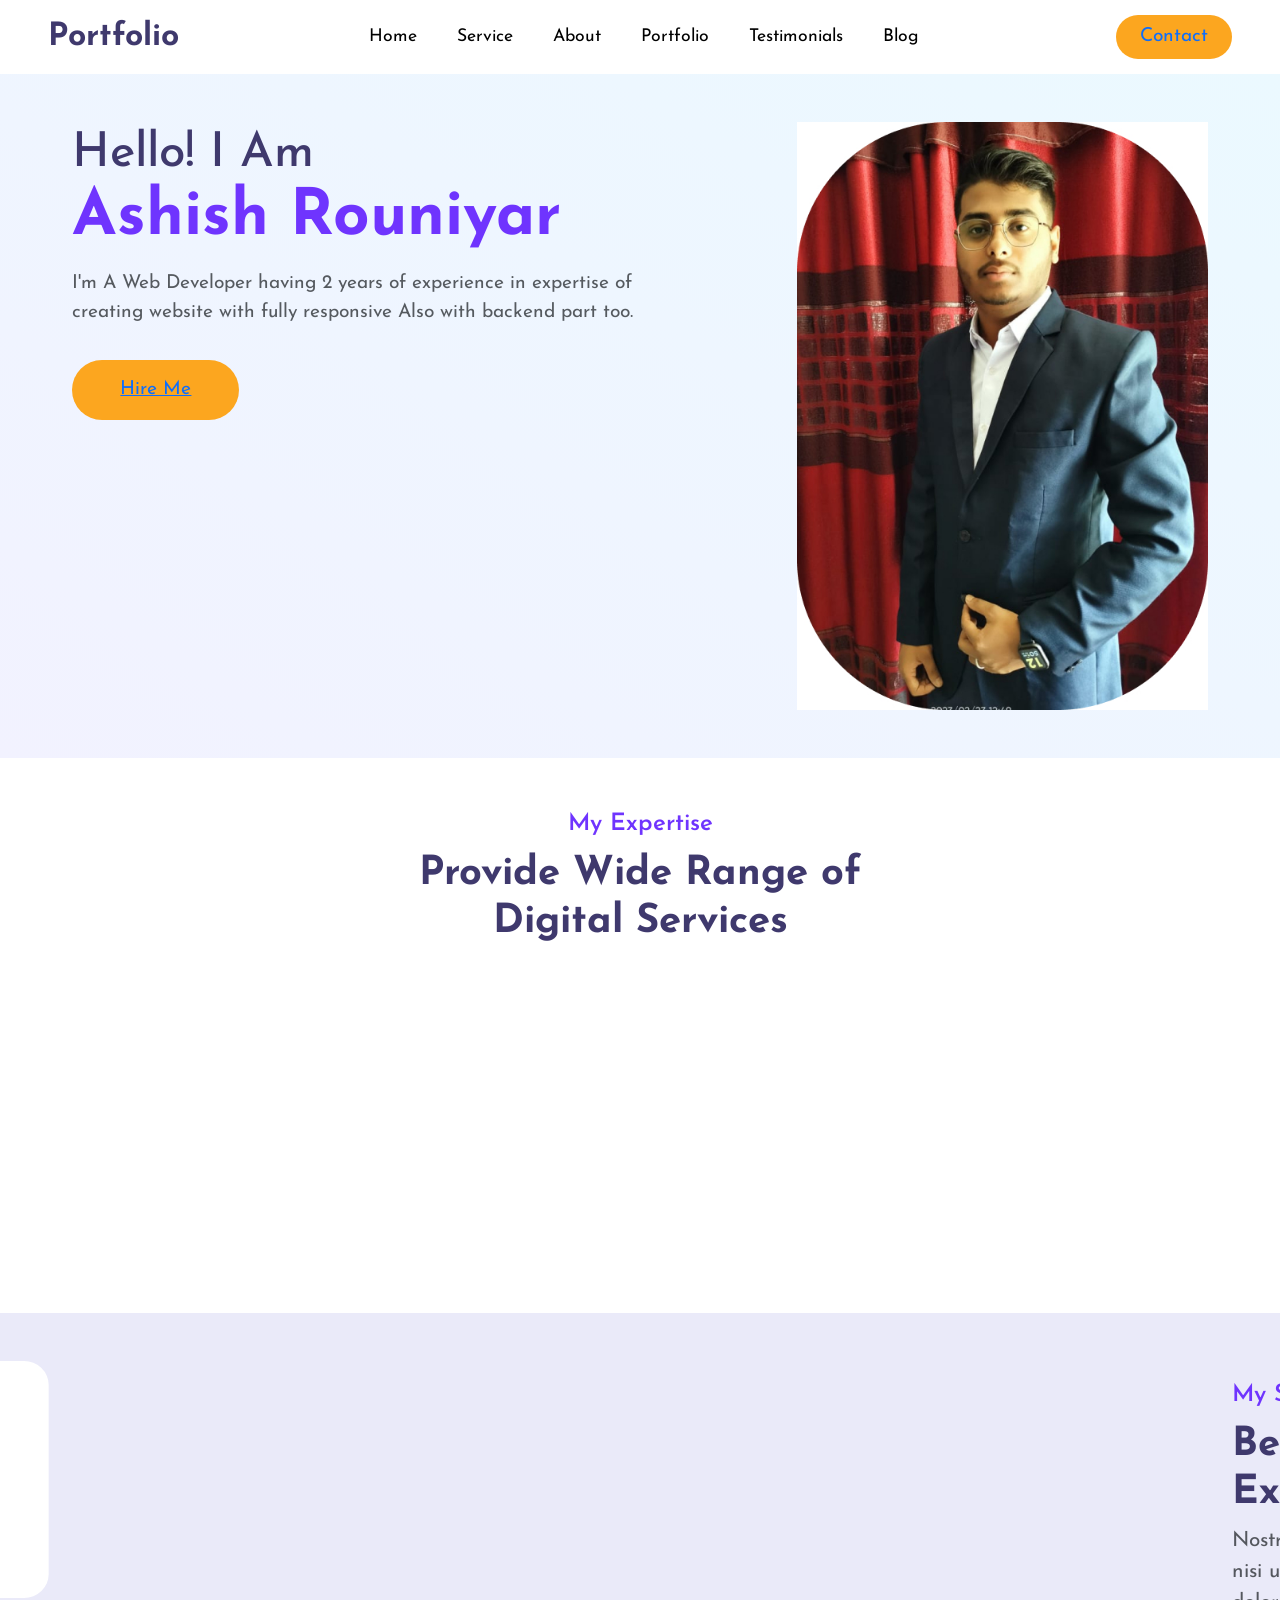
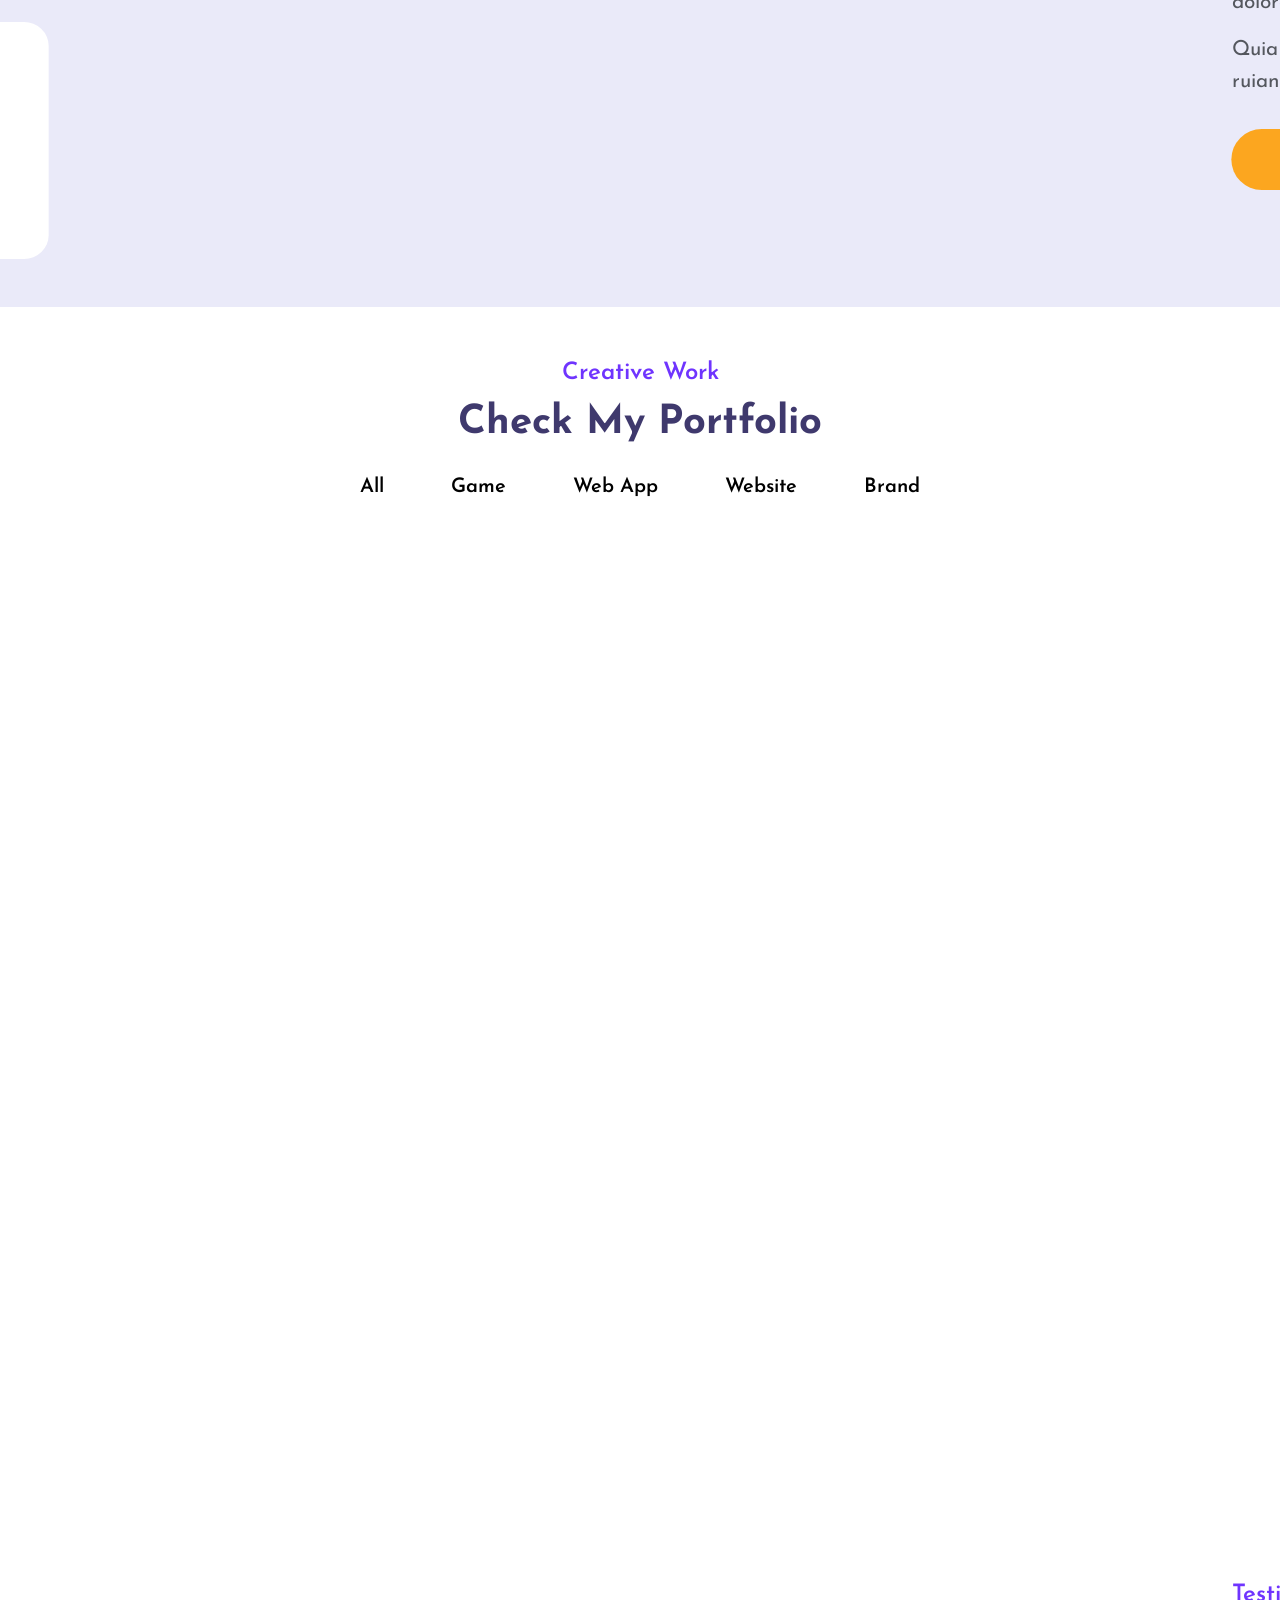
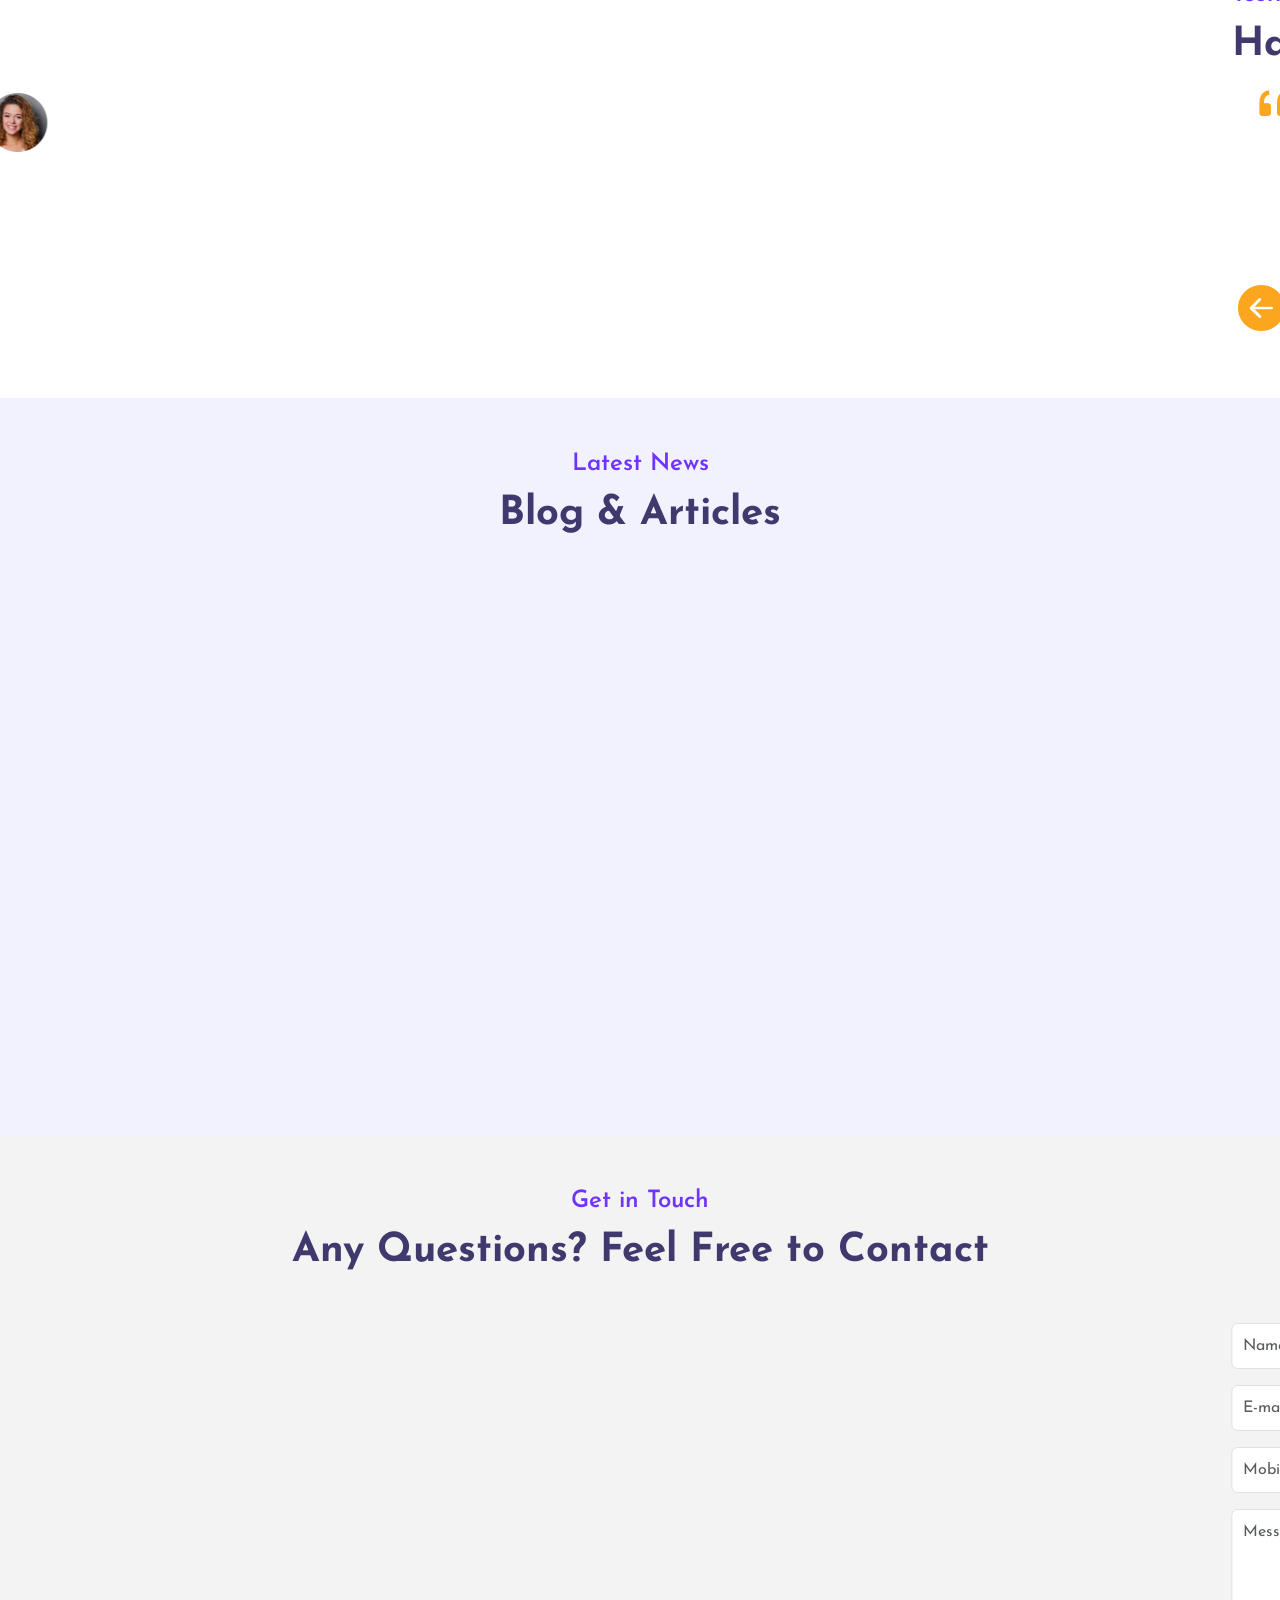
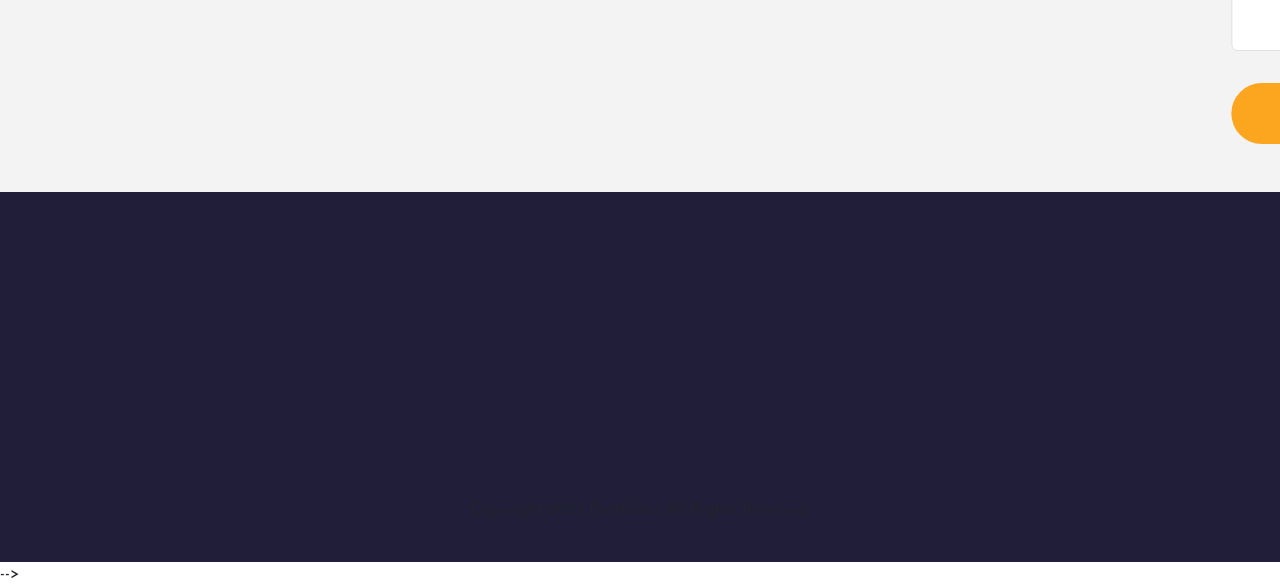
<file: index.html>
<!DOCTYPE html>
<html lang="en">
  <head>
    <meta charset="UTF-8" />
    <meta http-equiv="X-UA-Compatible" content="IE=edge" />
    <meta name="viewport" content="width=device-width, initial-scale=1.0" />
    <title>Personal Portfolio - Ashish Rouniyar</title>
<!-- Google tag (gtag.js) -->
<script async src="https://www.googletagmanager.com/gtag/js?id=G-J6R25J6VG0"></script>
<script>
  window.dataLayer = window.dataLayer || [];
  function gtag(){dataLayer.push(arguments);}
  gtag('js', new Date());

  gtag('config', 'G-J6R25J6VG0');
</script>

    <!-- bootstrap css cdn link  -->
    <link
      href="https://cdn.jsdelivr.net/npm/bootstrap@5.2.3/dist/css/bootstrap.min.css"
      rel="stylesheet"
      integrity="sha384-rbsA2VBKQhggwzxH7pPCaAqO46MgnOM80zW1RWuH61DGLwZJEdK2Kadq2F9CUG65"
      crossorigin="anonymous"
    />

    <!-- custom css file -->
    <link rel="stylesheet" href="css/style.css" />

    <!-- google font link -->
    <link rel="preconnect" href="https://fonts.googleapis.com" />
    <link rel="preconnect" href="https://fonts.gstatic.com" crossorigin />
    <link
      href="https://fonts.googleapis.com/css2?family=Josefin+Sans:wght@300;400;500;600;700&display=swap"
      rel="stylesheet"
    />

    <!-- bootstrap icon cdn link  -->
    <link
      rel="stylesheet"
      href="https://cdn.jsdelivr.net/npm/bootstrap-icons@1.10.4/font/bootstrap-icons.css"
    />

    <!-- for adding animation to website we have use AOS library 
    AOS Library css file cdn link -->
    <link rel="stylesheet" href="https://unpkg.com/aos@next/dist/aos.css" />

    <!-- jquery cdn link  -->
    <script src="https://ajax.googleapis.com/ajax/libs/jquery/3.6.4/jquery.min.js"></script>
  </head>
  <body>
    <!-- navbar starts -->
    <nav
      id="navbar-top"
      class="navbar navbar-expand-lg navbar-light bg-white sticky-top"
    >
      <div class="container-fluid px-5">
        <a class="navbar-brand fw-bold fs-2" href="#" style="color: #3f396d"
          >Portfolio</a
        >
        <button
          class="nav-menu d-md-none"
          type="button"
          data-bs-toggle="collapse"
          data-bs-target="#navbarNav"
        >
          <i class="bi bi-menu-button-fill"></i>
        </button>
        <div
          class="collapse navbar-collapse justify-content-center"
          id="navbarNav"
        >
          <ul class="navbar-nav gap-4" style="font-size: 1.1rem">
            <li class="nav-item">
              <a class="nav-link" aria-current="page" href="#">Home</a>
            </li>
            <li class="nav-item">
              <a class="nav-link" href="#service">Service</a>
            </li>
            <li class="nav-item">
              <a class="nav-link" href="#about">About</a>
            </li>
            <li class="nav-item">
              <a class="nav-link" href="#portfolio">Portfolio</a>
            </li>
            <li class="nav-item">
              <a class="nav-link" href="#testimonial">Testimonials</a>
            </li>
            <li class="nav-item">
              <a class="nav-link" href="#blog">Blog</a>
            </li>
          </ul>
        </div>
        <!-- <button href = "" class="rounded-pill behance">
          <a href="https://www.behance.net/ashishrouniyar" >
            <i class="bi bi-behance"></i>
          </a>
        </button> -->
        <button href="" class="c-btn ms-4 py-2 px-4 rounded-pill d-none d-md-block">
          <a href="contact.html" class="text-decoration-none">
            Contact

          </a>
        </button>
      </div>
    </nav>
    <!-- navbar ends here -->

    <!-- home section starts  -->
    <section class="home pt-5 pb-5" id="home">
      <div class="row justify-content-evenly align-middle">
        <!-- here data-aos is used for adding aos animation  -->
        <div class="col-10 col-md-6 text-center text-md-start" data-aos="slide-right">
          <h2 style="color: #3f396d">
            Hello! I Am <br /><span class="c-orange">Ashish Rouniyar</span>
          </h2>
          <p class="text-muted">
            I'm A Web Developer having 2 years of experience in expertise of
            creating website with fully responsive Also with backend part too.
          </p>
          <button class="c-btn h-btn mt-3 py-3 px-5 rounded-pill">
            <a href="hireme.html">
            Hire Me
          </a>
          </button>
          <a href="" class="link ms-4 d-none">See My Work</a>
        </div>
        <div class="col-10 col-md-4 d-none d-md-block">
          <img src="images/mypic.jpg" class="img-fluid" alt="" />
        </div>
      </div>
    </section>
    <!-- home section ends here -->

    <!-- expertise section starts -->
    <section class="expertise mt-5" id="service">
      <div class="heading text-center">
        <small>My Expertise</small>
        <h3>
          Provide Wide Range of <br />
          Digital Services
        </h3>
      </div>
      <div class="row justify-content-evenly mt-5">
        <div class="col-10 col-md-4" data-aos="fade-up">
          <div class="service-card">
            <div class="img">
              <img
                src="images/service-icon1.png"
                class="w-25 img-fluid img"
                alt=""
              />
            </div>
            <div class="content mt-3">
              <h4>Web Design</h4>
              <p class="text-muted">
                Dolor repellendus temporibus autem quibusdam officiis debitis
                rerum neces aibus minima veniam.
              </p>
              <a href="" class="link">Read More</a>
            </div>
          </div>
        </div>
        <div class="col-md-4 col-10" data-aos="fade-up">
          <div class="service-card">
            <div class="img">
              <img
                src="images/service-icon2.png"
                class="w-25 img-fluid img"
                alt=""
              />
            </div>
            <div class="content mt-3">
              <h4>Web Development</h4>
              <p class="text-muted">
                Dolor repellendus temporibus autem quibusdam officiis debitis
                rerum neces aibus minima veniam.
              </p>
              <a href="" class="link">Read More</a>
            </div>
          </div>
        </div>
        <div class="col-md-4 col-10" data-aos="fade-up">
          <div class="service-card">
            <div class="img">
              <img
                src="images/service-icon3.png"
                class="w-25 img-fluid img"
                alt=""
              />
            </div>
            <div class="content mt-3">
              <h4>Debugging</h4>
              <p class="text-muted">
                Dolor repellendus temporibus autem quibusdam officiis debitis
                rerum neces aibus minima veniam.
              </p>
              <a href="" class="link">Read More</a>
            </div>
          </div>
        </div>
      </div>
    </section>
    <!-- expertise section ends here -->

    <!-- skill section starts -->
    <section class="skill mt-5 py-5" id="about">
      <div class="row justify-content-evenly">
        <div class="col-10 col-md-5 skill-with-progress" data-aos="slide-right">
          <div class="row justify-content-evenly">
            <div class="col-10 col-md-6">
              <div class="progress-card ms-3 ms-md-0">
                <div class="circular-progress html-css">
                  <span class="progress-value html-progress">0%</span>
                </div>
                <br />
                <span class="text">HTML & CSS</span>
              </div>
            </div>
            <div class="col-10 col-md-6 mt-4 mt-md-0">
              <div class="progress-card ms-3 ms-md-0">
                <div class="circular-progress javascript">
                  <span class="progress-value javascript-progress">0%</span>
                </div>
                <br />
                <span class="text">JavaScript</span>
              </div>
            </div>
          </div>
          <div class="row justify-content-evenly mt-4">
            <div class="col-10 col-md-6">
              <div class="progress-card ms-3 ms-md-0">
                <div class="circular-progress php">
                  <span class="progress-value php-progress">0%</span>
                </div>
                <br />
                <span class="text">PHP</span>
              </div>
            </div>
            <div class="col-10 col-md-6 mt-4 mt-md-0">
              <div class="progress-card ms-3  ms-md-0">
                <div class="circular-progress reactjs">
                  <span class="progress-value reactjs-progress">0%</span>
                </div>
                <br>
                <span class="text">ReactJS</span>
              </div>
            </div>
          </div>
        </div>
        <div class="col-10 col-md-5 skill-detail" data-aos="slide-left">
          <div class="heading mt-5 mt-md-3">
            <small>My Skills</small>
            <h3>Beautiful & Unique Digital Experiences</h3>
            <p class="text-muted">
              Nostrum exercitationem ullam corporis suscipit laborioa nisi ut
              aliquid exrea commodi consequatur magni dolores aos qui ratione
              voluptatem nesciunt.
            </p>
            <p class="text-muted">
              Quia voluptas sit aspernatur aut odit aut fugit, sed ruiano
              consequntar magni dolores.
            </p>
            <button class="c-btn h-btn mt-3 py-3 px-5 rounded-pill">
              <!-- here download attribute is used for adding download functionality to button  -->
              <a
                href="Entry Level Web Developer Resume.pdf"
                download="SampleCV"
                style="text-decoration: none;color: #fff;"
                >Download CV</a
              >
            </button>
          </div>
        </div>
      </div>
    </section>
    <!-- skill section end here -->

    <!-- portfolio section starts here -->
    <section class="portfolio" id="portfolio">
      <div class="heading text-center pt-5">
        <small>Creative Work</small>
        <h3>Check My Portfolio</h3>
      </div>

      <div id="myBtnContainer" class="text-center mt-4">
        <!-- here we will create custom attribute using data- for filtering -->
        <button class="filter-item" data-filter="all">All</button>
        <button class="filter-item" data-filter="game">Game</button>
        <button class="filter-item" data-filter="webapp">Web App</button>
        <button class="filter-item" data-filter="website">Website</button>
        <button class="filter-item" data-filter="brand">Brand</button>
      </div>
      <div class="portfolio-body">
        <div class="row justify-content-evenly px-4">
          <div class="post col-md-4 game all col-10 mt-3 mt-md-0" data-aos="fade-up">
            <div class="card">
              <img src="images/2048game.png" class="card-img-top" alt="..." />
              <div class="card-body text-center">
                <h4 class="card-title">2048 Game</h4>
                <span class="badge bg-secondary badge-pill">HTML&CSS</span>
                <span class="badge bg-secondary badge-pill">JavaScript</span>
                <span class="badge bg-secondary badge-pill mb-2">Game</span
                ><br />
                <a href="#" class="link">Read More</a>
              </div>
            </div>
          </div>
          <div class="post col-md-4 website all col-10 mt-3 mt-md-0" data-aos="fade-up">
            <div class="card">
              <img
                src="images/currency-converter.png"
                class="card-img-top"
                alt="..."
              />
              <div class="card-body text-center">
                <h4 class="card-title">Converter App</h4>
                <span class="badge bg-secondary badge-pill">HTML&CSS</span>
                <span class="badge bg-secondary badge-pill">JavaScript</span>
                <span class="badge bg-secondary badge-pill mb-2">Website</span
                ><br />
                <a href="#" class="read-more-btn link">Read More</a>
              </div>
            </div>
          </div>
          <div class="post col-md-4 webapp all col-10 mt-3 mt-md-0" data-aos="fade-up">
            <div class="card">
              <img src="images/dictionary.png" class="card-img-top" alt="..." />
              <div class="card-body text-center">
                <h4 class="card-title">Dictionary</h4>
                <span class="badge bg-secondary badge-pill">HTML&CSS</span>
                <span class="badge bg-secondary badge-pill">JavaScript</span>
                <span class="badge bg-secondary badge-pill mb-2">WebApp</span
                ><br />
                <a href="#" class="read-more-btn link">Read More</a>
              </div>
            </div>
          </div>
        </div>
        <div class="row justify-content-evenly mt-4 px-4">
          <div class="post col-md-4 game all col-10 mt-3 mt-md-0" data-aos="fade-up">
            <div class="card">
              <img src="images/piceditor.png" class="card-img-top" alt="..." />
              <div class="card-body text-center">
                <h4 class="card-title">PicEditor App</h4>
                <span class="badge bg-secondary badge-pill">HTML&CSS</span>
                <span class="badge bg-secondary badge-pill">JavaScript</span>
                <span class="badge bg-secondary badge-pill mb-2">App</span
                ><br />
                <a href="#" class="read-more-btn link">Read More</a>
              </div>
            </div>
          </div>
          <div class="post col-md-4 website all col-10 mt-3 mt-md-0" data-aos="fade-up">
            <div class="card">
              <img src="images/tictactoe.png" class="card-img-top" alt="..." />
              <div class="card-body text-center">
                <h4 class="card-title">TicTacToe Game</h4>
                <span class="badge bg-secondary badge-pill">HTML&CSS</span>
                <span class="badge bg-secondary badge-pill">JavaScript</span>
                <span class="badge bg-secondary badge-pill mb-2">Game</span
                ><br />
                <a href="#" class="read-more-btn link">Read More</a>
              </div>
            </div>
          </div>
          <div class="post col-md-4 all col-10 mt-3 mt-md-0" data-aos="fade-up">
            <div class="card">
              <img
                src="images/lang-translator.png"
                class="card-img-top"
                alt="..."
              />
              <div class="card-body text-center">
                <h4 class="card-title">Lang Translator</h4>
                <span class="badge bg-secondary badge-pill">HTML&CSS</span>
                <span class="badge bg-secondary badge-pill">JavaScript</span>
                <span class="badge bg-secondary badge-pill mb-2">Web App</span
                ><br />
                <a href="#" class="read-more-btn link">Read More</a>
              </div>
            </div>
          </div>
        </div>
      </div>
    </section>
    <!-- portfolio section ends here -->

    <!-- testimonial section starts  -->
    <section class="testimonial mt-5 pt-5" id="testimonial">
      <div class="row justify-content-evenly">
        <div class="col-md-4 col-10" data-aos="slide-right">
          <img src="images/tastimonials-img.png" class="img-fluid" alt="" />
        </div>
        <div class="col-md-6 col-10 mt-5" data-aos="slide-left">
          <div class="heading">
            <small>Testimonials</small>
            <h3>Happy Clients Feedback</h3>
            <!-- here we will use carousel element from bootstrap -->
            <div
              id="carouselExampleControls"
              class="carousel slide"
              data-bs-ride="carousel"
            >
              <div class="carousel-inner">
                <div class="carousel-item active">
                  <div class="row justify-content-evenly">
                    <div class="col-2 text-center">
                      <i class="bi bi-quote"></i>
                    </div>
                    <div class="col-10">
                      <p class="text-muted">
                        Quisruam est, qui dolorem ipsum quia dolor sit amet,
                        consecteaur aeci velit, sed quia non numquam eius modi
                        tempora incidunt ut lao magnam aliquam quaerat ...
                      </p>
                      <h4>Kevin Andrew</h4>
                      <small class="fs-6 text-muted">CEO of Company</small>
                    </div>
                  </div>
                </div>
                <div class="carousel-item">
                  <div class="row justify-content-evenly">
                    <div class="col-2 text-center">
                      <i class="bi bi-quote"></i>
                    </div>
                    <div class="col-10">
                      <p class="text-muted">
                        Quisruam est, qui dolorem ipsum quia dolor sit amet,
                        consecteaur aeci velit, sed quia non numquam eius modi
                        tempora incidunt ut lao magnam aliquam quaerat ...
                      </p>
                      <h4>Kevin Andrew</h4>
                      <small class="fs-6 text-muted">CEO of Company</small>
                    </div>
                  </div>
                </div>
                <div class="carousel-item">
                  <div class="row justify-content-evenly">
                    <div class="col-2 text-center">
                      <i class="bi bi-quote"></i>
                    </div>
                    <div class="col-10">
                      <p class="text-muted">
                        Quisruam est, qui dolorem ipsum quia dolor sit amet,
                        consecteaur aeci velit, sed quia non numquam eius modi
                        tempora incidunt ut lao magnam aliquam quaerat ...
                      </p>
                      <h4>Kevin Andrew</h4>
                      <small class="fs-6 text-muted">CEO of Company</small>
                    </div>
                  </div>
                </div>
              </div>
              <button
                class="nextprev-btn rounded-pill prev-btn"
                type="button"
                data-bs-target="#carouselExampleControls"
                data-bs-slide="prev"
              >
                <i class="bi bi-arrow-left-circle-fill prev"></i>
                <span class="visually-hidden">Previous</span>
              </button>
              <button
                class="nextprev-btn rounded-pill next-btn"
                type="button"
                data-bs-target="#carouselExampleControls"
                data-bs-slide="next"
              >
                <i class="bi bi-arrow-right-circle-fill next"></i>
                <span class="visually-hidden">Next</span>
              </button>
            </div>
          </div>
        </div>
      </div>
    </section>
    <!-- testimonial ends here -->

    <!-- blog section starts -->
    <section class="blog mt-5 pb-5" id="blog">
      <div class="heading text-center pt-5">
        <small>Latest News</small>
        <h3>Blog & Articles</h3>
      </div>
      <div class="row justify-content-evenly px-4 mt-4" data-aos="fade-up">
        <div class="blogpost col-md-4 col-10 mt-2 mt-md-0 game all">
          <div class="card">
            <img
              src="images/2048game.png"
              class="card-img-top rounded-4"
              alt="..."
            />
            <div class="card-body px-4">
              <small>By Ashish Rouniyar</small
              ><span class="ms-3">Mar 8,2022</span>
              <h4 class="card-title">
                <a href="">Quis autem vea eum iure reprehenderit</a>
              </h4>
              <p class="text-muted">
                Dolor repellendus temporibus autem quibusdam officiis debitis
                rerum nece aibus minima veniam.
              </p>
              <a href="#" class="read-more-btn link" data-bs-toggle="modal" data-bs-target="#exampleModal1">Read More</a>
            </div>
          </div>
        </div>
        <div class="blogpost col-md-4 col-10 mt-5 mt-md-0 website all">
          <div class="card">
            <img
              src="images/currency-converter.png"
              class="card-img-top rounded-4"
              alt="..."
            />
            <div class="card-body px-4">
              <small>By Ashish Rouniyar</small
              ><span class="ms-3">Mar 8,2022</span>
              <h4 class="card-title">
                <a href="">Quis autem vea eum iure reprehenderit</a>
              </h4>
              <p class="text-muted">
                Dolor repellendus temporibus autem quibusdam officiis debitis
                rerum nece aibus minima veniam.
              </p>
              <a href="#" class="read-more-btn link" data-bs-toggle="modal" data-bs-target="#exampleModal2">Read More</a>
            </div>
          </div>
        </div>
        <div class="blogpost col-md-4 col-10 mt-5 mt-md-0 webapp all">
          <div class="card">
            <img
              src="images/dictionary.png"
              class="card-img-top rounded-4"
              alt="..."
            />
            <div class="card-body px-4">
              <small>By Ashish Rouniyar</small
              ><span class="ms-3">Mar 8,2022</span>
              <h4 class="card-title">
                <a href="">Quis autem vea eum iure reprehenderit</a>
              </h4>
              <p class="text-muted">
                Dolor repellendus temporibus autem quibusdam officiis debitis
                rerum nece aibus minima veniam.
              </p>
              <a href="#" class="read-more-btn link" data-bs-toggle="modal" data-bs-target="#exampleModal3">Read More</a>
            </div>
          </div>
        </div>
        <!-- here we will make modals if Read more link is clicked the modal will popup -->
        <div class="modal fade" id="exampleModal1" tabindex="-1" aria-labelledby="exampleModalLabel" aria-hidden="true">
          <div class="modal-dialog">
            <div class="modal-content">
              
                <button type="button" class="btn-c rounded-pill" data-bs-dismiss="modal"><i class="bi bi-x-circle-fill"></i></button>
              
              <div class="modal-body px-4">
                <div class="img">
                  <img src="images/2048game.png" class="img-fluid" alt="">
                </div>
                <div class="content mt-3">
                  <small>By Pawan Kumavat</small
                    ><span class="text-muted ms-2">Mar 8,2022</span>
                  <h4 class="card-title mt-3">Quis autem vea eum iure reprehenderit</h4>
                  <div class="social-links mt-4">
                      <button href="" class="rounded-pill dribble">
                        <i class="bi bi-dribbble"></i>
                      </button>
                      <button href="" class="rounded-pill whatsapp">
                        <i class="bi bi-whatsapp"></i>
                      </button>
                      <button href="" class="rounded-pill behance">
                        <i class="bi bi-behance"></i>
                      </button>
                  </div>
                  <p class="text-muted mt-3">Lorem ipsum dolor sit amet, consectetur adipiscing elit. Nullam tempor eros a tellus auctor, nec suscipit nunc dignissim. Ut suscipit gravida augue sed elementum. Sed sed luctus nisl. Donec scelerisque nisi in sodales mattis. Vestibulum suscipit odio ac enim blandit sollicitudin. Aliquam ultrices sem quis urna placerat interdum. Etiam rutrum, quam sagittis tristique mollis, libero arcu scelerisque erat, eget tincidunt eros diam quis nunc.</p>
                </div>
              </div>
              <div class="heading px-2">
                <h3 class="fs-3 ms-3">Leave A Comment</h3>
              </div>
              <div class="contact-form ms-3 mt-3 pb-4 px-2">
                <div class="mb-3">
                  <input
                    type="text"
                    class="form-control"
                    id="exampleFormControlInput1"
                    placeholder="Name"
                  />
                </div>
                <div class="mb-3">
                  <input
                    type="email"
                    class="form-control"
                    id="exampleFormControlInput1"
                    placeholder="E-mail"
                  />
                </div>
                <div class="mb-3">
                  <input
                    type="text"
                    class="form-control"
                    id="exampleFormControlInput1"
                    placeholder="Mobile No."
                  />
                </div>
                <div class="mb-3">
                  <textarea
                    class="form-control"
                    id="exampleFormControlTextarea1"
                    placeholder="Message"
                    rows="5"
                  ></textarea>
                </div>
                <button class="c-btn h-btn mt-3 py-2 px-4 rounded-pill">
                  Submit
                </button>
              </div>
              
            </div>
          </div>
        </div>
        <div class="modal fade" id="exampleModal2" tabindex="-1" aria-labelledby="exampleModalLabel" aria-hidden="true">
          <div class="modal-dialog">
            <div class="modal-content">
              
                <button type="button" class="btn-c rounded-pill" data-bs-dismiss="modal"><i class="bi bi-x-circle-fill"></i></button>
              
              <div class="modal-body px-4">
                <div class="img">
                  <img src="images/currency-converter.png" class="img-fluid" alt="">
                </div>
                <div class="content mt-3">
                  <small>By Ashish Rouniyar</small
                    ><span class="text-muted ms-2 ms-md-0">Mar 8,2022</span>
                  <h4 class="card-title mt-3">Quis autem vea eum iure reprehenderit</h4>
                  <div class="social-links mt-4">
                      <button href="" class="rounded-pill dribble">
                        <i class="bi bi-dribbble"></i>
                      </button>
                      <button href="" class="rounded-pill whatsapp">
                        <i class="bi bi-whatsapp"></i>
                      </button>
                      <button href="" class="rounded-pill behance">
                        <i class="bi bi-behance"></i>
                      </button>
                  </div>
                  <p class="text-muted mt-3">Lorem ipsum dolor sit amet, consectetur adipiscing elit. Nullam tempor eros a tellus auctor, nec suscipit nunc dignissim. Ut suscipit gravida augue sed elementum. Sed sed luctus nisl. Donec scelerisque nisi in sodales mattis. Vestibulum suscipit odio ac enim blandit sollicitudin. Aliquam ultrices sem quis urna placerat interdum. Etiam rutrum, quam sagittis tristique mollis, libero arcu scelerisque erat, eget tincidunt eros diam quis nunc.</p>
                </div>
              </div>
              <div class="heading px-2">
                <h3 class="fs-3 ms-3">Leave A Comment</h3>
              </div>
              <div class="contact-form ms-3 mt-3 pb-4 px-2">
                <div class="mb-3">
                  <input
                    type="text"
                    class="form-control"
                    id="exampleFormControlInput1"
                    placeholder="Name"
                  />
                </div>
                <div class="mb-3">
                  <input
                    type="email"
                    class="form-control"
                    id="exampleFormControlInput1"
                    placeholder="E-mail"
                  />
                </div>
                <div class="mb-3">
                  <input
                    type="text"
                    class="form-control"
                    id="exampleFormControlInput1"
                    placeholder="Mobile No."
                  />
                </div>
                <div class="mb-3">
                  <textarea
                    class="form-control"
                    id="exampleFormControlTextarea1"
                    placeholder="Message"
                    rows="5"
                  ></textarea>
                </div>
                <button class="c-btn h-btn mt-3 py-2 px-4 rounded-pill">
                  Submit
                </button>
              </div>
              
            </div>
          </div>
        </div>
        <div class="modal fade" id="exampleModal3" tabindex="-1" aria-labelledby="exampleModalLabel" aria-hidden="true">
          <div class="modal-dialog">
            <div class="modal-content">
              
                <button type="button" class="btn-c rounded-pill" data-bs-dismiss="modal"><i class="bi bi-x-circle-fill"></i></button>
              
              <div class="modal-body px-4">
                <div class="img">
                  <img src="images/dictionary.png" class="img-fluid" alt="">
                </div>
                <div class="content mt-3">
                  <small>By Pawan Kumavat</small
                    ><span class="text-muted ms-2 ms-md-0">Mar 8,2022</span>
                  <h4 class="card-title mt-3">Quis autem vea eum iure reprehenderit</h4>
                  <div class="social-links mt-4">
                      <button href="" class="rounded-pill dribble">
                        <i class="bi bi-dribbble"></i>
                      </button>
                      <button href="" class="rounded-pill whatsapp">
                        <i class="bi bi-whatsapp"></i>
                      </button>
                      <button href="" class="rounded-pill behance">
                        <i class="bi bi-behance"></i>
                      </button>
                  </div>
                  <p class="text-muted mt-3">Lorem ipsum dolor sit amet, consectetur adipiscing elit. Nullam tempor eros a tellus auctor, nec suscipit nunc dignissim. Ut suscipit gravida augue sed elementum. Sed sed luctus nisl. Donec scelerisque nisi in sodales mattis. Vestibulum suscipit odio ac enim blandit sollicitudin. Aliquam ultrices sem quis urna placerat interdum. Etiam rutrum, quam sagittis tristique mollis, libero arcu scelerisque erat, eget tincidunt eros diam quis nunc.</p>
                </div>
              </div>
              <div class="heading px-2">
                <h3 class="fs-3 ms-3">Leave A Comment</h3>
              </div>
              <div class="contact-form ms-3 mt-3 pb-4 px-2">
                <div class="mb-3">
                  <input
                    type="text"
                    class="form-control"
                    id="exampleFormControlInput1"
                    placeholder="Name"
                  />
                </div>
                <div class="mb-3">
                  <input
                    type="email"
                    class="form-control"
                    id="exampleFormControlInput1"
                    placeholder="E-mail"
                  />
                </div>
                <div class="mb-3">
                  <input
                    type="text"
                    class="form-control"
                    id="exampleFormControlInput1"
                    placeholder="Mobile No."
                  />
                </div>
                <div class="mb-3">
                  <textarea
                    class="form-control"
                    id="exampleFormControlTextarea1"
                    placeholder="Message"
                    rows="5"
                  ></textarea>
                </div>
                <button class="c-btn h-btn mt-3 py-2 px-4 rounded-pill">
                  Submit
                </button>
              </div>
              
            </div>
          </div>
        </div>
      </div>
    </section>
    <!-- blog section ends here -->

    <!-- contact section starts -->
    <section class="contact py-5" id="contact">
      <div class="heading text-center">
        <small>Get in Touch</small>
        <h3>Any Questions? Feel Free to Contact</h3>
      </div>
      <div class="row justify-content-evenly mt-5">
        <div class="col-md-5 col-10 contact-details" data-aos="slide-right">
          <div class="row justify-content-evenly">
            <div class="col-1">
              <i class="bi bi-geo-alt-fill"></i>
            </div>
            <div class="col-11">
              <p>LPU, 144001, Phagwara</p>
            </div>
          </div>
          <div class="row justify-content-evenly">
            <div class="col-1">
              <i class="bi bi-telephone-fill"></i>
            </div>
            <div class="col-11">
              <p>+91 8170091726</p>
            </div>
          </div>
          <div class="row justify-content-evenly">
            <div class="col-1">
              <i class="bi bi-send-fill"></i>
            </div>
            <div class="col-11">
              <p>ashishrouniyar270@gmail.com</p>
            </div>
          </div>
          <div class="row justify-content-evenly">
            <div class="col-1">
              <i class="bi bi-globe-americas"></i>
            </div>
            <div class="col-11">
              <p>codingashish.com</p>
            </div>
          </div>
        </div>
        <div class="col-md-5 col-10 mt-3 mt-md-0" data-aos="slide-left">
          <div class="contact-form">
            <div class="mb-3">
              <input
                type="text"
                class="form-control"
                id="exampleFormControlInput1"
                placeholder="Name"
              />
            </div>
            <div class="mb-3">
              <input
                type="email"
                class="form-control"
                id="exampleFormControlInput1"
                placeholder="E-mail"
              />
            </div>
            <div class="mb-3">
              <input
                type="text"
                class="form-control"
                id="exampleFormControlInput1"
                placeholder="Mobile No."
              />
            </div>
            <div class="mb-3">
              <textarea
                class="form-control"
                id="exampleFormControlTextarea1"
                placeholder="Message"
                rows="5"
              ></textarea>
            </div>
            <button class="c-btn h-btn mt-3 py-3 px-5 rounded-pill">
              Submit
            </button>
          </div>
        </div>
      </div>
    </section>
    <!-- contact section ends here -->

      <!-- now we will make back to top button when user click on it it will be redirected to top page  -->
    <button
      type="button"
      class="btn btn-floating btn-lg rounded-pill"
      id="btn-back-to-top"
    >
      <i class="bi bi-arrow-up"></i>
    </button>

    <!-- footer section starts  -->
    <footer class="text-center text-muted py-4">
      <h3 class="text-white pt-4" data-aos="fade-up">Portfolio</h3>
      <div class="link-group mt-5" data-aos="fade-up">
        <a href="#home">Home</a>
        <div class="vr"></div>
        <a href="#about">About</a>
        <div class="vr"></div>
        <a href="#service">Service</a>
        <div class="vr"></div>
        <a href="#portfolio">Portfolio</a>
        <div class="vr"></div>
        <a href="#blog">Blog</a>
        <div class="vr"></div>
        <a href="#contact">Contact</a>
      </div>
      
      <div class="social-links mt-5" data-aos="fade-up">
        <button href="" class="rounded-pill dribble">
        <a href="https://dribbble.com/Ashish7799" >
          <i class="bi bi-dribbble"></i>
        </a>
      </button>

        <button href = "" class="rounded-pill whatsapp">
        <a href="https://www.linkedin.com/in/ashish-rouniyar/" >
          <i class="bi bi-linkedin"></i>
        </a>
      </button>
      <button href = "" class="rounded-pill behance">
        <a href="https://www.behance.net/ashishrouniyar" >
          <i class="bi bi-behance"></i>
        </a>
      </button>
      </div>
      <hr class="text-muted my-4" />

      <p>Copyright 2025 Portfolio | All Rights Reserved.</p>
    </footer>
    <!-- footer section ends here -->

      <!-- bootstrap javascript cdn link  -->
    <script
      src="https://cdn.jsdelivr.net/npm/bootstrap@5.2.3/dist/js/bootstrap.bundle.min.js"
      integrity="sha384-kenU1KFdBIe4zVF0s0G1M5b4hcpxyD9F7jL+jjXkk+Q2h455rYXK/7HAuoJl+0I4"
      crossorigin="anonymous"
    ></script>

    <!-- AOS library javascript link  -->
    <script src="https://unpkg.com/aos@next/dist/aos.js"></script>
    <script>
      // initializing AOS library
      AOS.init({
        duration: 1000,
        offset: 50,
      });
    </script>
    <!-- custom js file linking -->
    <script src="js/script.js"></script>
    
  </body>
</html> -->
</file>
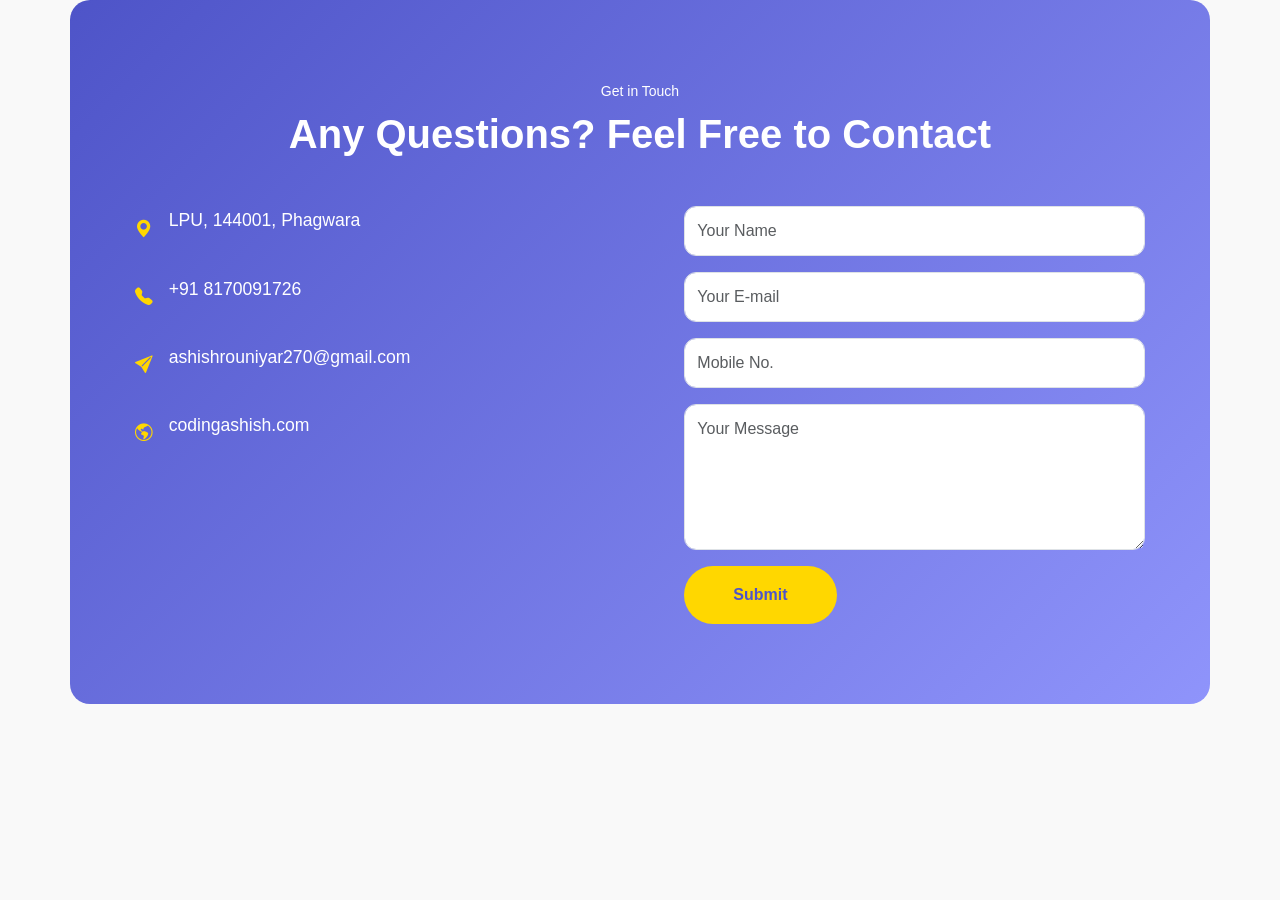
<file: contact.html>
<!DOCTYPE html>
<html lang="en">
<head>
  <meta charset="UTF-8">
  <meta name="viewport" content="width=device-width, initial-scale=1.0">
  <title>Contact Us</title>
  <link href="https://cdn.jsdelivr.net/npm/bootstrap@5.3.0/dist/css/bootstrap.min.css" rel="stylesheet">
  <link href="https://cdn.jsdelivr.net/npm/bootstrap-icons/font/bootstrap-icons.css" rel="stylesheet">
  <style>
    body {
      background: #f9f9f9;
      font-family: 'Arial', sans-serif;
      line-height: 1.6;
    }
    .contact {
      background: linear-gradient(135deg, #4e54c8, #8f94fb);
      color: white;
      padding: 80px 0;
      border-radius: 20px;
    }
    .heading h3 {
      font-size: 2.5rem;
      font-weight: bold;
    }
    .contact-details p, .contact-details i {
      font-size: 1.1rem;
    }
    .contact-details i {
      color: #ffd700;
    }
    .form-control {
      border-radius: 12px;
      padding: 12px;
    }
    .c-btn {
      background: #ffd700;
      color: #4e54c8;
      font-weight: bold;
      transition: background 0.3s ease;
    }
    .c-btn:hover {
      background: #ffcc00;
    }
    @media (max-width: 768px) {
      .heading h3 {
        font-size: 2rem;
      }
    }
  </style>
</head>
<body>

<section class="contact container" id="contact">
  <div class="heading text-center mb-5">
    <small class="d-block mb-2">Get in Touch</small>
    <h3>Any Questions? Feel Free to Contact</h3>
  </div>

  <div class="row justify-content-evenly">
    <div class="col-md-5 col-10 contact-details" data-aos="slide-right">
      <div class="mb-4 d-flex align-items-center">
        <i class="bi bi-geo-alt-fill me-3"></i>
        <p>LPU, 144001, Phagwara</p>
      </div>
      <div class="mb-4 d-flex align-items-center">
        <i class="bi bi-telephone-fill me-3"></i>
        <p>+91 8170091726</p>
      </div>
      <div class="mb-4 d-flex align-items-center">
        <i class="bi bi-send-fill me-3"></i>
        <p>ashishrouniyar270@gmail.com</p>
      </div>
      <div class="d-flex align-items-center">
        <i class="bi bi-globe-americas me-3"></i>
        <p><a href="https://codingashish.com" target="_blank" class="text-white text-decoration-none">codingashish.com</a></p>
      </div>
    </div>

    <div class="col-md-5 col-10 mt-4 mt-md-0" data-aos="slide-left">
      <form action="#" method="post" class="contact-form">
        <div class="mb-3">
          <input type="text" class="form-control" name="name" placeholder="Your Name" required>
        </div>
        <div class="mb-3">
          <input type="email" class="form-control" name="email" placeholder="Your E-mail" required>
        </div>
        <div class="mb-3">
          <input type="text" class="form-control" name="phone" placeholder="Mobile No." required>
        </div>
        <div class="mb-3">
          <textarea class="form-control" name="message" placeholder="Your Message" rows="5" required></textarea>
        </div>
        <button type="submit" class="c-btn btn rounded-pill py-3 px-5">Submit</button>
      </form>
    </div>
  </div>
</section>

<script src="https://cdn.jsdelivr.net/npm/bootstrap@5.3.0/dist/js/bootstrap.bundle.min.js"></script>
</body>
</html>
</file>
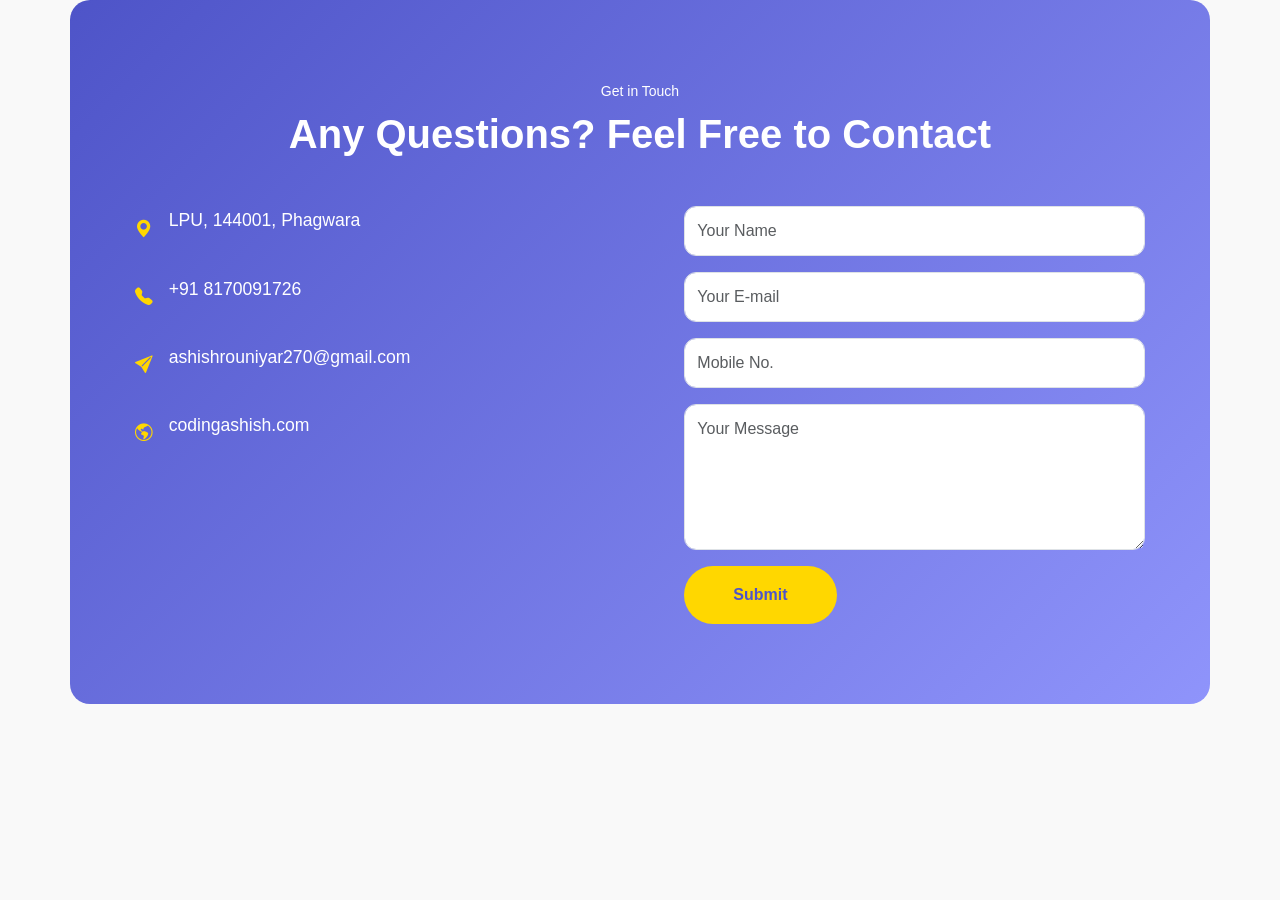
<file: contact.min.html>
<!doctype html><html lang=en><meta charset=UTF-8><meta name=viewport content="width=device-width,initial-scale=1"><title>Contact Us</title><link href=https://cdn.jsdelivr.net/npm/bootstrap@5.3.0/dist/css/bootstrap.min.css rel=stylesheet><link href=https://cdn.jsdelivr.net/npm/bootstrap-icons/font/bootstrap-icons.css rel=stylesheet><style>body{background:#f9f9f9;font-family:Arial,sans-serif;line-height:1.6}.contact{background:linear-gradient(135deg,#4e54c8,#8f94fb);color:#fff;padding:80px 0;border-radius:20px}.heading h3{font-size:2.5rem;font-weight:700}.contact-details i,.contact-details p{font-size:1.1rem}.contact-details i{color:gold}.form-control{border-radius:12px;padding:12px}.c-btn{background:gold;color:#4e54c8;font-weight:700;transition:background .3s ease}.c-btn:hover{background:#fc0}@media (max-width:768px){.heading h3{font-size:2rem}}</style><section class="contact container" id=contact><div class="heading text-center mb-5"><small class="d-block mb-2">Get in Touch</small><h3>Any Questions? Feel Free to Contact</h3></div><div class="row justify-content-evenly"><div class="col-md-5 col-10 contact-details" data-aos=slide-right><div class="mb-4 d-flex align-items-center"><i class="bi bi-geo-alt-fill me-3"></i><p>LPU, 144001, Phagwara</div><div class="mb-4 d-flex align-items-center"><i class="bi bi-telephone-fill me-3"></i><p>+91 8170091726</div><div class="mb-4 d-flex align-items-center"><i class="bi bi-send-fill me-3"></i><p>ashishrouniyar270@gmail.com</div><div class="d-flex align-items-center"><i class="bi bi-globe-americas me-3"></i><p><a href=https://codingashish.com target=_blank class="text-white text-decoration-none">codingashish.com</a></div></div><div class="col-md-5 col-10 mt-4 mt-md-0" data-aos=slide-left><form action=# method=post class=contact-form><div class=mb-3><input class=form-control name=name placeholder="Your Name" required></div><div class=mb-3><input type=email class=form-control name=email placeholder="Your E-mail" required></div><div class=mb-3><input class=form-control name=phone placeholder="Mobile No." required></div><div class=mb-3><textarea class=form-control name=message placeholder="Your Message" rows=5 required></textarea></div><button type=submit class="c-btn btn rounded-pill py-3 px-5">Submit</button></form></div></div></section><script src=https://cdn.jsdelivr.net/npm/bootstrap@5.3.0/dist/js/bootstrap.bundle.min.js></script>
</file>
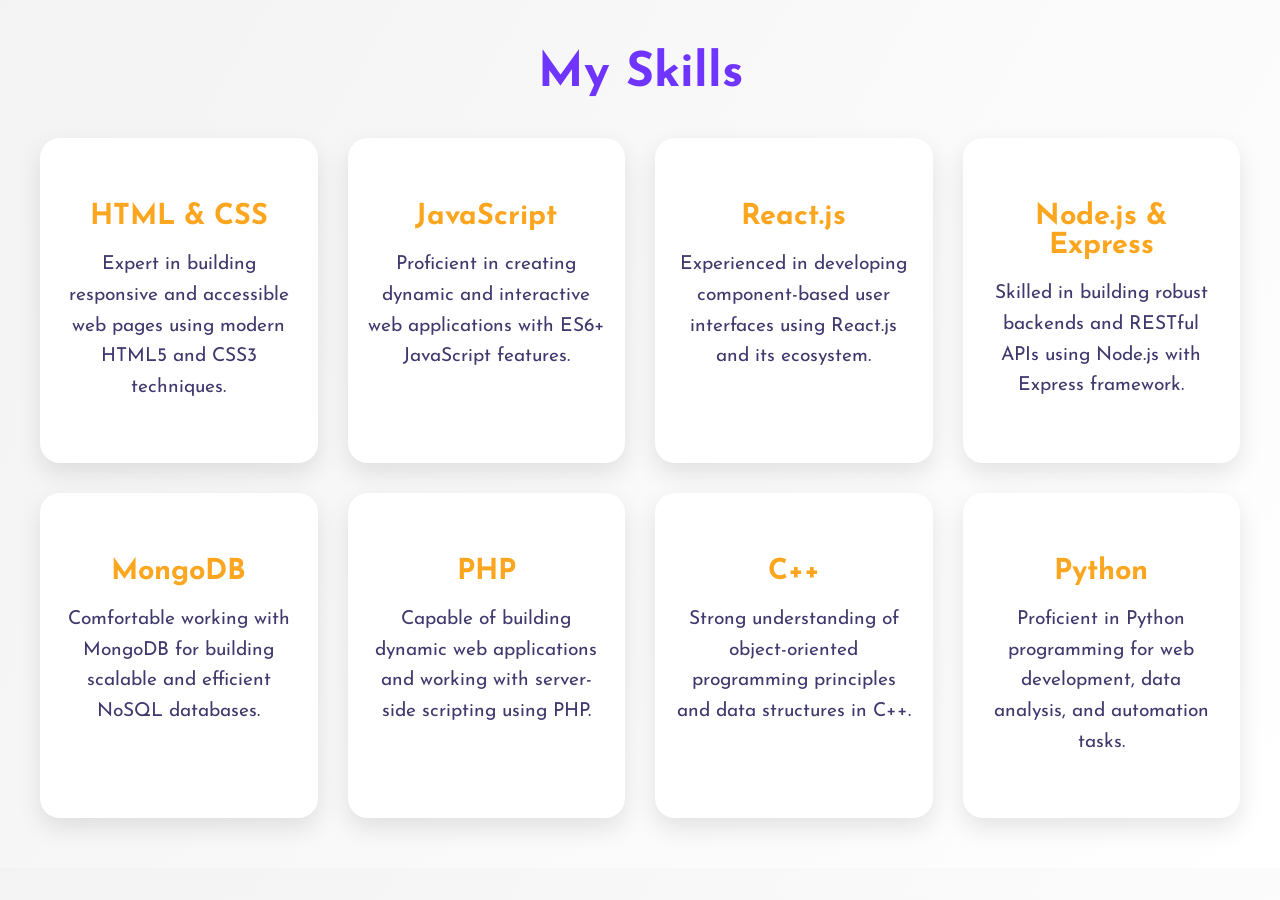
<file: hireme.html>
<!DOCTYPE html>
<html lang="en">
<head>
    <meta charset="UTF-8">
    <meta name="viewport" content="width=device-width, initial-scale=1.0">
    <title>My Skills</title>
    <link href="https://fonts.googleapis.com/css2?family=Josefin+Sans:wght@400;600;700&display=swap" rel="stylesheet">
    <style>
        body {
            font-family: 'Josefin Sans', sans-serif;
            margin: 0;
            padding: 0;
            box-sizing: border-box;
            background: linear-gradient(120deg, #f3f3f3, #ffffff);
            color: #3f396d;
        }
        .container {
            max-width: 1200px;
            margin: 50px auto;
            text-align: center;
        }
        h1 {
            font-size: 3rem;
            margin-bottom: 20px;
            color: #6f34fe;
        }
        .skills-grid {
            display: grid;
            grid-template-columns: repeat(auto-fit, minmax(250px, 1fr));
            gap: 30px;
            margin-top: 40px;
        }
        .skill-card {
            background: #fff;
            border-radius: 20px;
            padding: 40px 20px;
            box-shadow: 0 10px 25px rgba(0, 0, 0, 0.1);
            transition: transform 0.3s;
        }
        .skill-card:hover {
            transform: translateY(-10px);
        }
        .skill-card h2 {
            font-size: 1.8rem;
            margin-bottom: 15px;
            color: #fca61f;
        }
        .skill-card p {
            font-size: 1.2rem;
            line-height: 1.6;
        }
    </style>
</head>
<body>
    <div class="container">
        <h1>My Skills</h1>
        <div class="skills-grid">
            <div class="skill-card">
                <h2>HTML & CSS</h2>
                <p>Expert in building responsive and accessible web pages using modern HTML5 and CSS3 techniques.</p>
            </div>

            <div class="skill-card">
                <h2>JavaScript</h2>
                <p>Proficient in creating dynamic and interactive web applications with ES6+ JavaScript features.</p>
            </div>

            <div class="skill-card">
                <h2>React.js</h2>
                <p>Experienced in developing component-based user interfaces using React.js and its ecosystem.</p>
            </div>

            <div class="skill-card">
                <h2>Node.js & Express</h2>
                <p>Skilled in building robust backends and RESTful APIs using Node.js with Express framework.</p>
            </div>

            <div class="skill-card">
                <h2>MongoDB</h2>
                <p>Comfortable working with MongoDB for building scalable and efficient NoSQL databases.</p>
            </div>

            <div class="skill-card">
                <h2>PHP</h2>
                <p>Capable of building dynamic web applications and working with server-side scripting using PHP.</p>
            </div>

            <div class="skill-card">
                <h2>C++</h2>
                <p>Strong understanding of object-oriented programming principles and data structures in C++.</p>
            </div>

            <div class="skill-card">
                <h2>Python</h2>
                <p>Proficient in Python programming for web development, data analysis, and automation tasks.</p>
            </div>
        </div>
    </div>
</body>
</html>
</file>
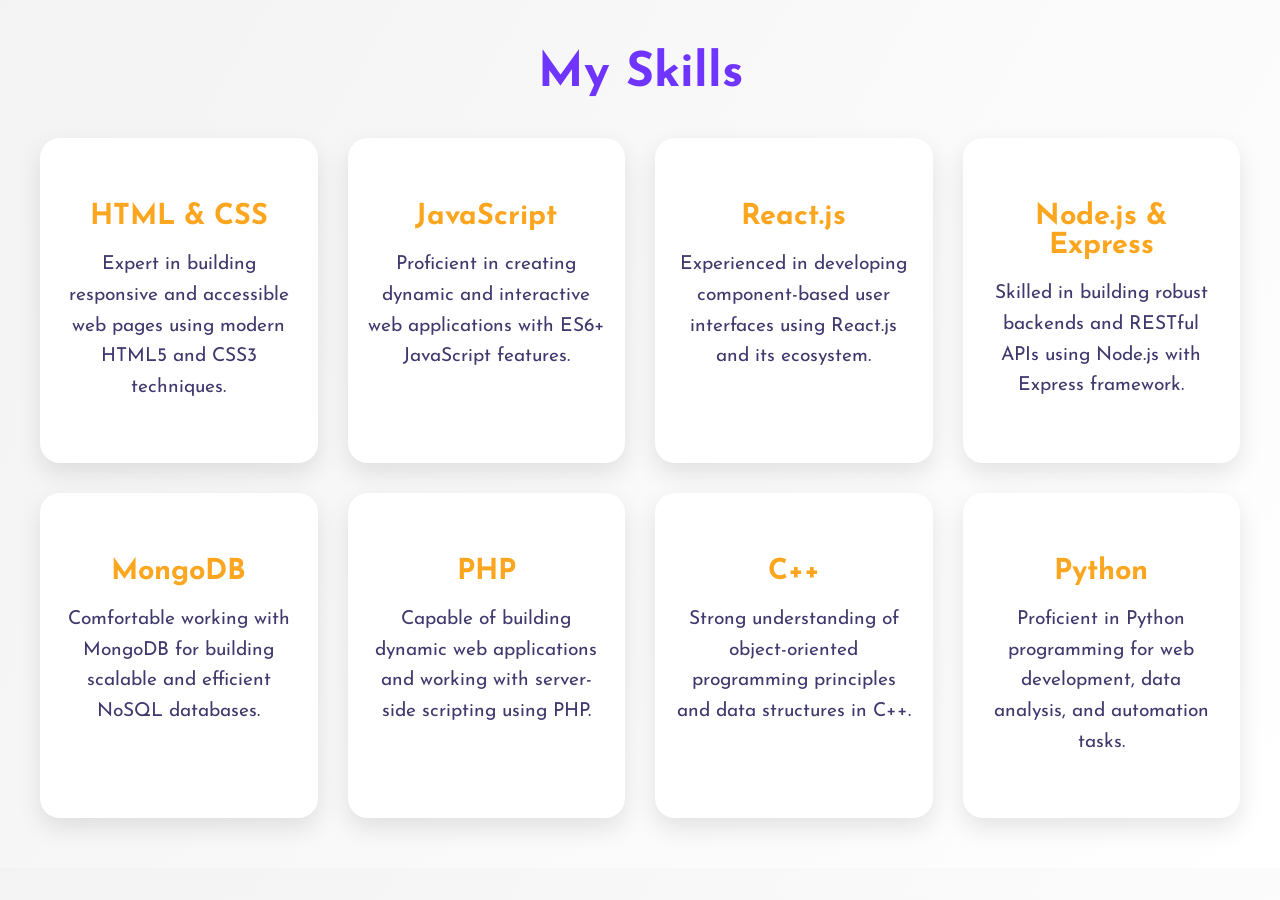
<file: hireme.min.html>
<!doctype html><html lang=en><meta charset=UTF-8><meta name=viewport content="width=device-width,initial-scale=1"><title>My Skills</title><link href="https://fonts.googleapis.com/css2?family=Josefin+Sans:wght@400;600;700&display=swap" rel=stylesheet><style>body{font-family:'Josefin Sans',sans-serif;margin:0;padding:0;box-sizing:border-box;background:linear-gradient(120deg,#f3f3f3,#fff);color:#3f396d}.container{max-width:1200px;margin:50px auto;text-align:center}h1{font-size:3rem;margin-bottom:20px;color:#6f34fe}.skills-grid{display:grid;grid-template-columns:repeat(auto-fit,minmax(250px,1fr));gap:30px;margin-top:40px}.skill-card{background:#fff;border-radius:20px;padding:40px 20px;box-shadow:0 10px 25px rgba(0,0,0,.1);transition:transform .3s}.skill-card:hover{transform:translateY(-10px)}.skill-card h2{font-size:1.8rem;margin-bottom:15px;color:#fca61f}.skill-card p{font-size:1.2rem;line-height:1.6}</style><div class=container><h1>My Skills</h1><div class=skills-grid><div class=skill-card><h2>HTML & CSS</h2><p>Expert in building responsive and accessible web pages using modern HTML5 and CSS3 techniques.</div><div class=skill-card><h2>JavaScript</h2><p>Proficient in creating dynamic and interactive web applications with ES6+ JavaScript features.</div><div class=skill-card><h2>React.js</h2><p>Experienced in developing component-based user interfaces using React.js and its ecosystem.</div><div class=skill-card><h2>Node.js & Express</h2><p>Skilled in building robust backends and RESTful APIs using Node.js with Express framework.</div><div class=skill-card><h2>MongoDB</h2><p>Comfortable working with MongoDB for building scalable and efficient NoSQL databases.</div><div class=skill-card><h2>PHP</h2><p>Capable of building dynamic web applications and working with server-side scripting using PHP.</div><div class=skill-card><h2>C++</h2><p>Strong understanding of object-oriented programming principles and data structures in C++.</div><div class=skill-card><h2>Python</h2><p>Proficient in Python programming for web development, data analysis, and automation tasks.</div></div></div>
</file>
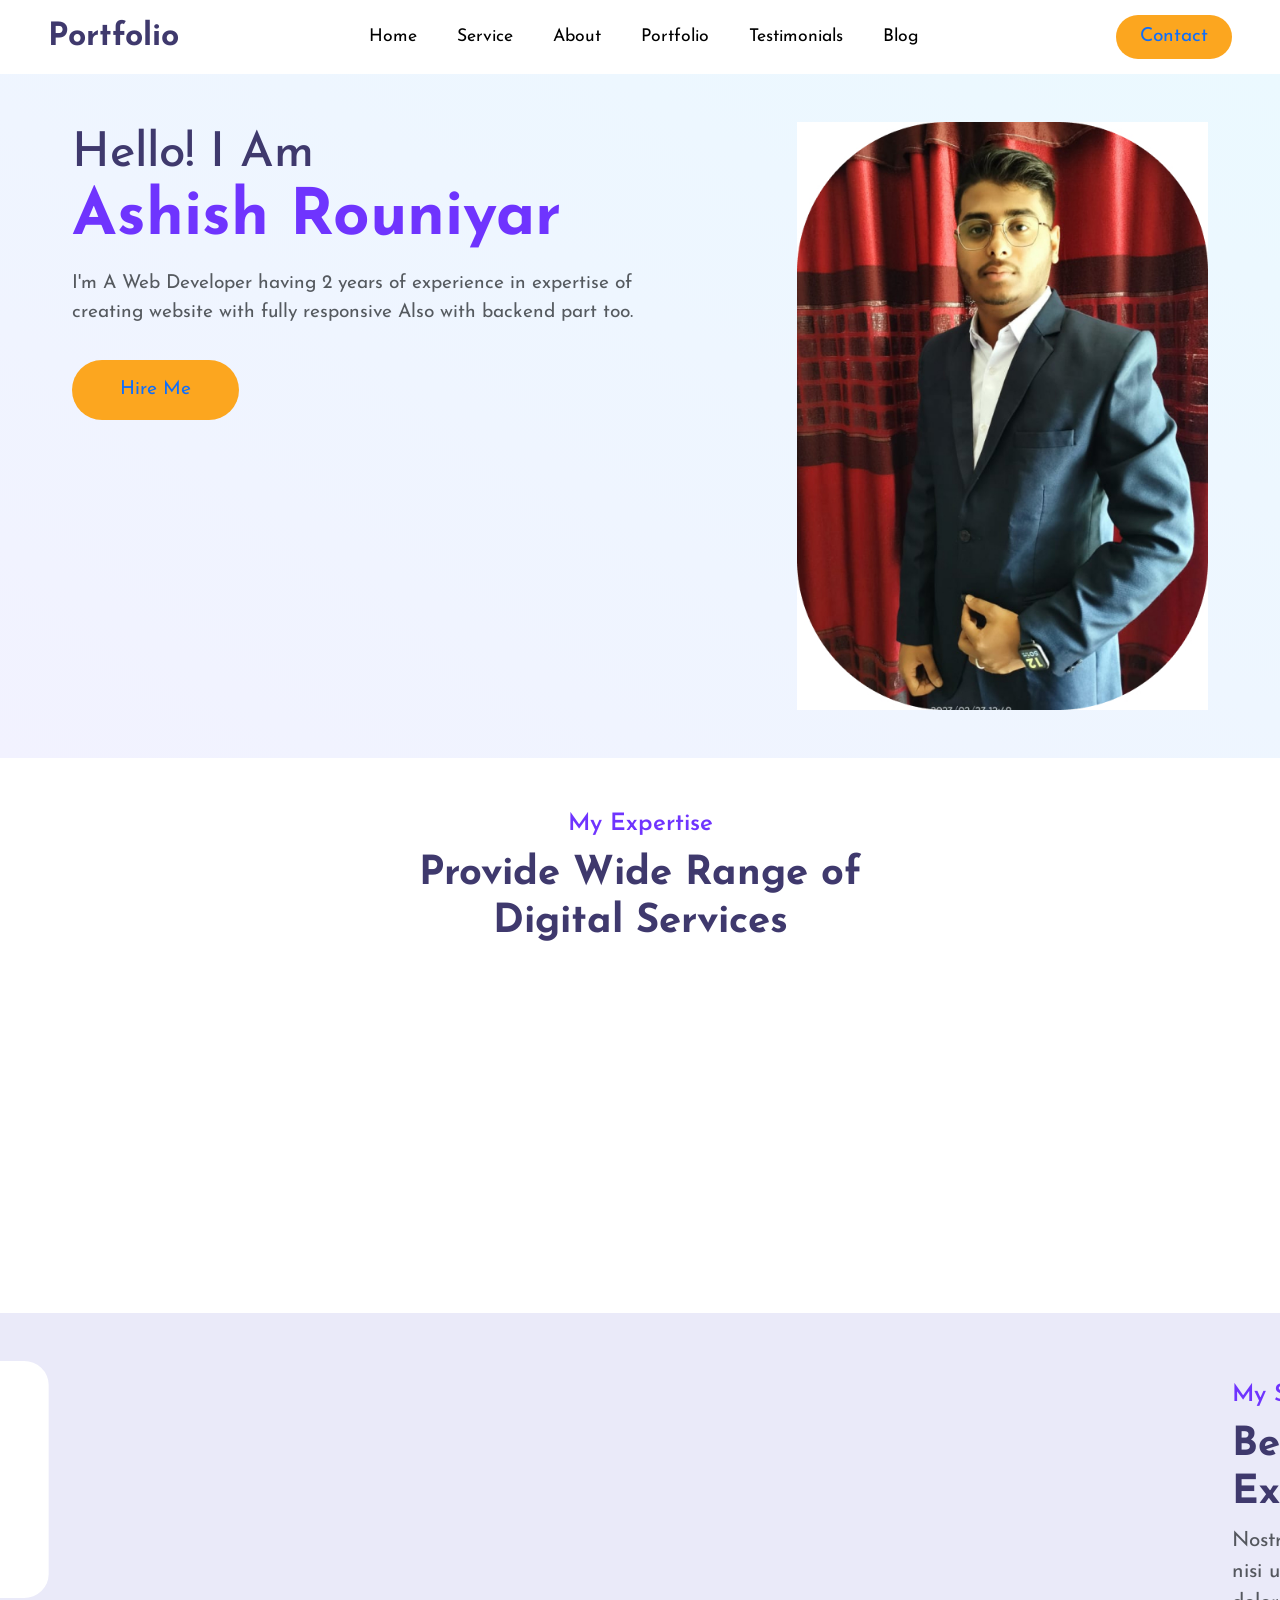
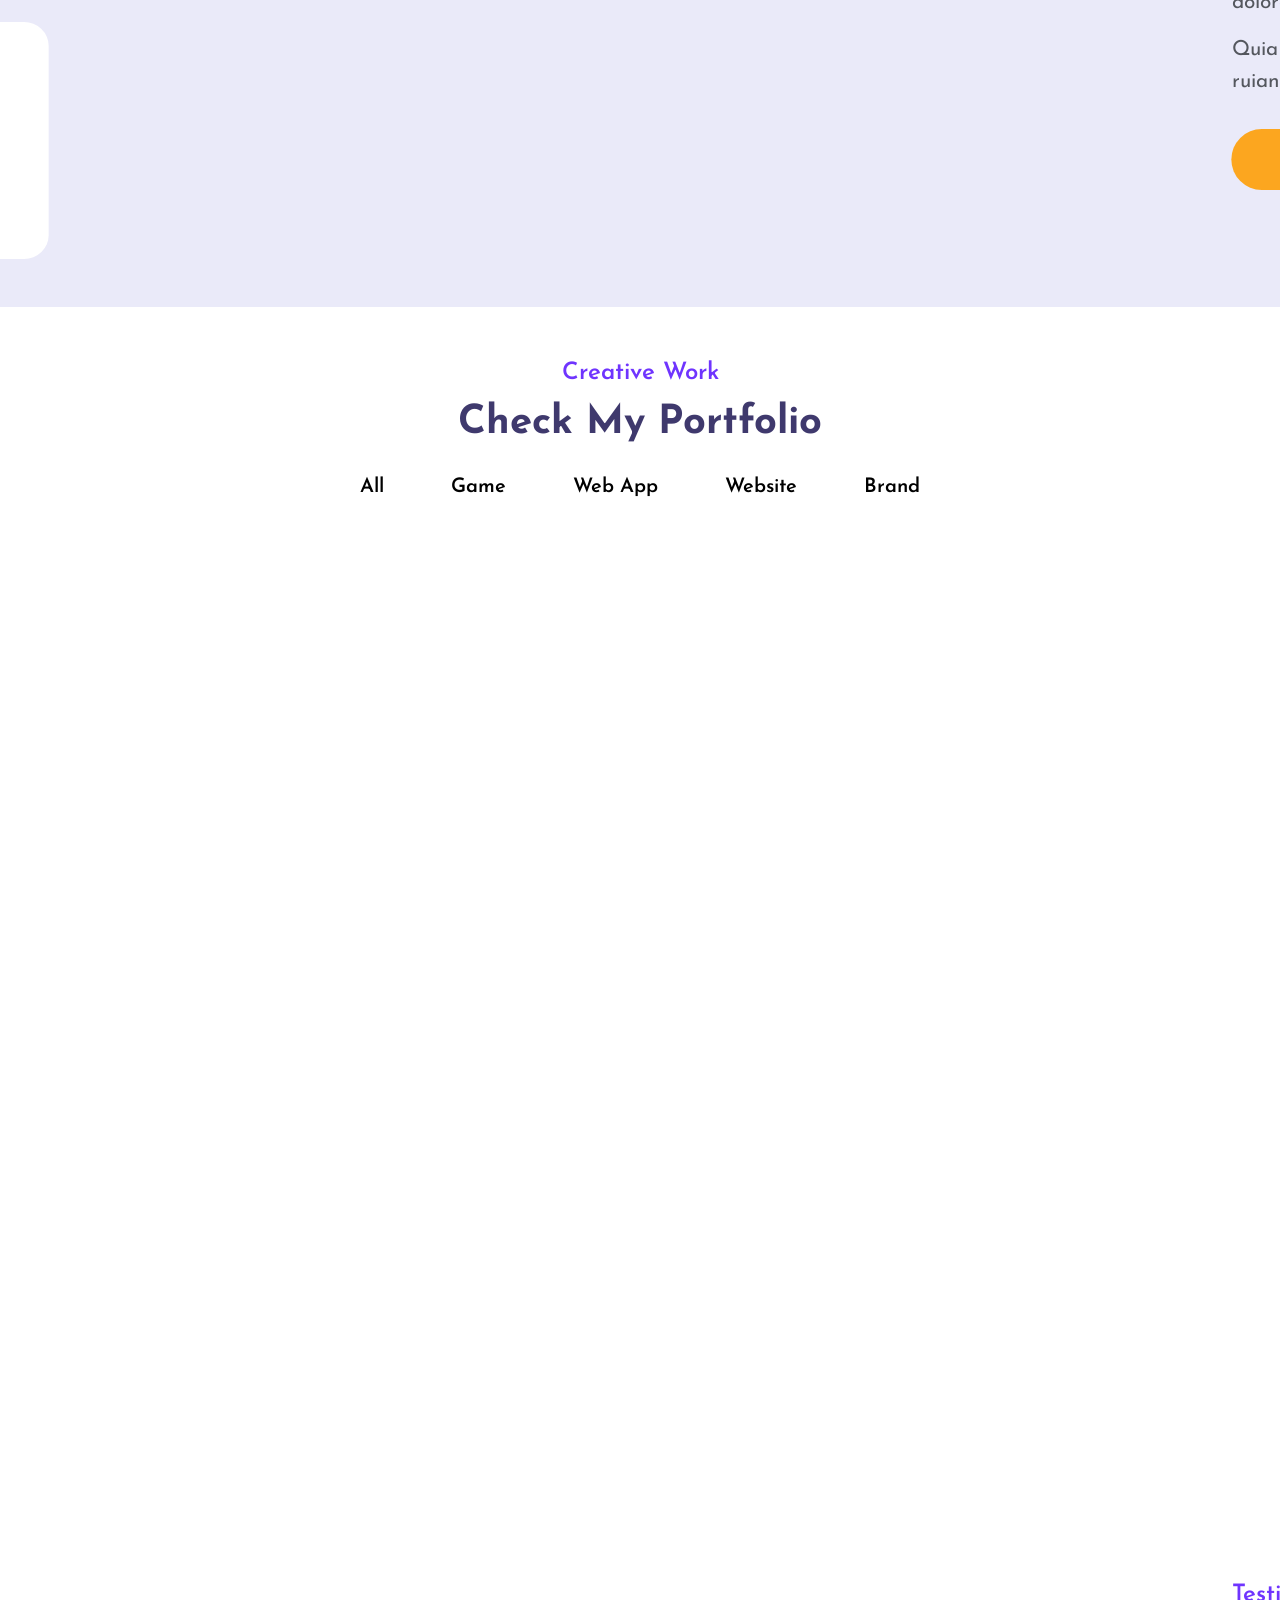
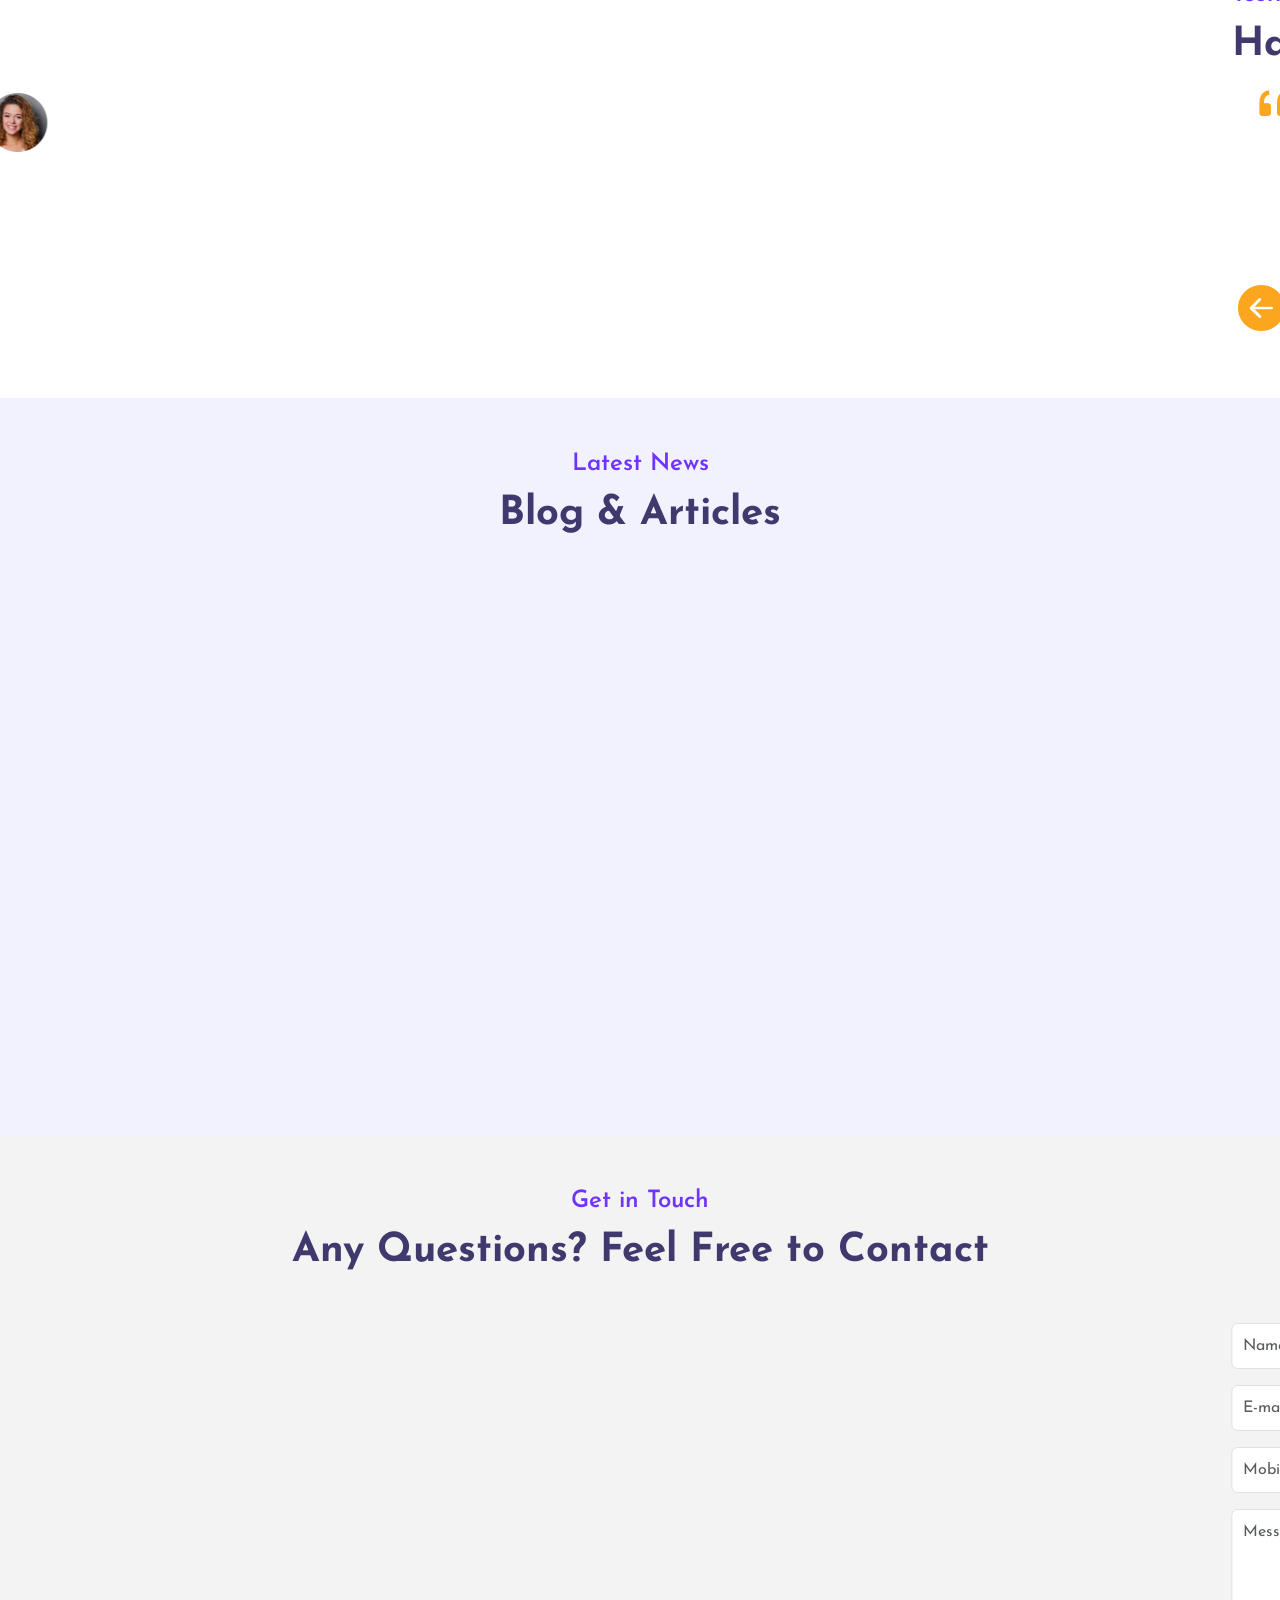
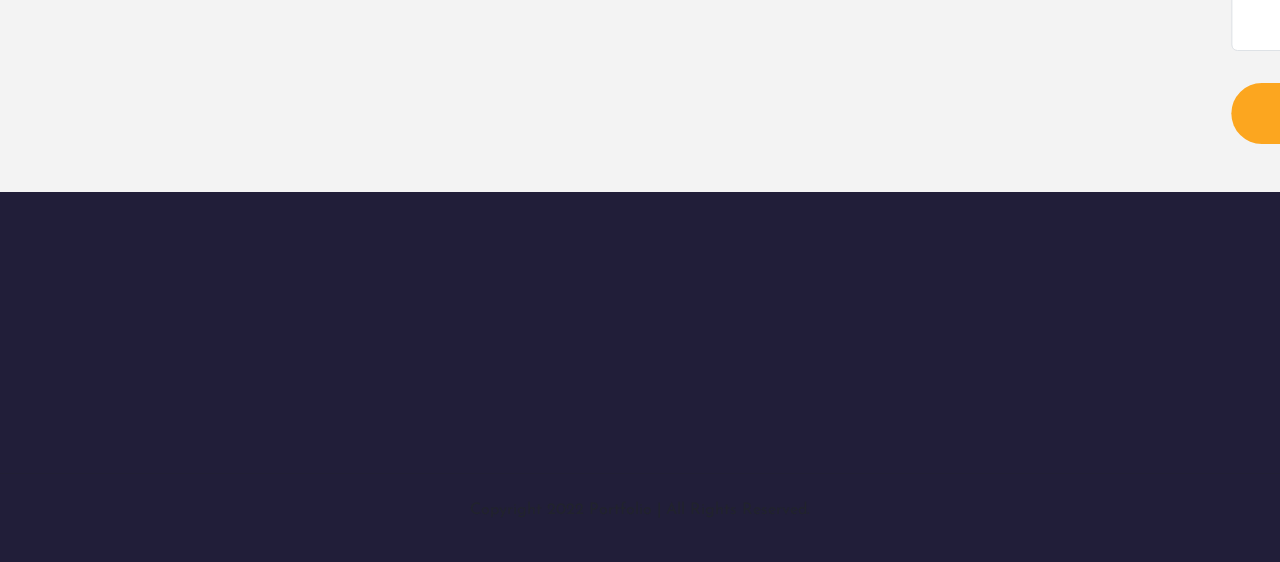
<file: index.min.html>
<!doctype html><html lang=en><meta charset=UTF-8><meta http-equiv=X-UA-Compatible content="IE=edge"><meta name=viewport content="width=device-width,initial-scale=1"><title>Personal Portfolio - Ashish Rouniyar</title><link href=https://cdn.jsdelivr.net/npm/bootstrap@5.2.3/dist/css/bootstrap.min.css rel=stylesheet integrity=sha384-rbsA2VBKQhggwzxH7pPCaAqO46MgnOM80zW1RWuH61DGLwZJEdK2Kadq2F9CUG65 crossorigin=anonymous><link rel=stylesheet href=css/style.min.css><link rel=preconnect href=https://fonts.googleapis.com><link rel=preconnect href=https://fonts.gstatic.com crossorigin><link href="https://fonts.googleapis.com/css2?family=Josefin+Sans:wght@300;400;500;600;700&display=swap" rel=stylesheet><link rel=stylesheet href=https://cdn.jsdelivr.net/npm/bootstrap-icons@1.10.4/font/bootstrap-icons.css><link rel=stylesheet href=https://unpkg.com/aos@next/dist/aos.css><script src=https://ajax.googleapis.com/ajax/libs/jquery/3.6.4/jquery.min.js></script><nav id=navbar-top class="navbar navbar-expand-lg navbar-light bg-white sticky-top"><div class="container-fluid px-5"><a class="navbar-brand fw-bold fs-2" href=# style=color:#3f396d>Portfolio</a> <button class="nav-menu d-md-none" type=button data-bs-toggle=collapse data-bs-target=#navbarNav><i class="bi bi-menu-button-fill"></i></button><div class="collapse navbar-collapse justify-content-center" id=navbarNav><ul class="navbar-nav gap-4" style=font-size:1.1rem><li class=nav-item><a class=nav-link aria-current=page href=#>Home</a><li class=nav-item><a class=nav-link href=#service>Service</a><li class=nav-item><a class=nav-link href=#about>About</a><li class=nav-item><a class=nav-link href=#portfolio>Portfolio</a><li class=nav-item><a class=nav-link href=#testimonial>Testimonials</a><li class=nav-item><a class=nav-link href=#blog>Blog</a></ul></div><button href="" class="c-btn ms-4 py-2 px-4 rounded-pill d-none d-md-block"><a href=contact.min.html class=text-decoration-none>Contact</a></button></div></nav><section class="home pt-5 pb-5" id=home><div class="row justify-content-evenly align-middle"><div class="col-10 col-md-6 text-center text-md-start" data-aos=slide-right><h2 style=color:#3f396d>Hello! I Am<br><span class=c-orange>Ashish Rouniyar</span></h2><p class=text-muted>I'm A Web Developer having 2 years of experience in expertise of creating website with fully responsive Also with backend part too.</p><button class="c-btn h-btn mt-3 py-3 px-5 rounded-pill"><a href=hireme.min.html class=text-decoration-none>Hire Me</a></button> <a href="" class="link ms-4 d-none">See My Work</a></div><div class="col-10 col-md-4 d-none d-md-block"><img src=images/mypic.jpg class=img-fluid alt=""></div></div></section><section class="expertise mt-5" id=service><div class="heading text-center"><small>My Expertise</small><h3>Provide Wide Range of<br>Digital Services</h3></div><div class="row justify-content-evenly mt-5"><div class="col-10 col-md-4" data-aos=fade-up><div class=service-card><div class=img><img src=images/service-icon1.png class="w-25 img-fluid img" alt=""></div><div class="content mt-3"><h4>Web Design</h4><p class=text-muted>Dolor repellendus temporibus autem quibusdam officiis debitis rerum neces aibus minima veniam.</p><a href="" class=link>Read More</a></div></div></div><div class="col-md-4 col-10" data-aos=fade-up><div class=service-card><div class=img><img src=images/service-icon2.png class="w-25 img-fluid img" alt=""></div><div class="content mt-3"><h4>Web Development</h4><p class=text-muted>Dolor repellendus temporibus autem quibusdam officiis debitis rerum neces aibus minima veniam.</p><a href="" class=link>Read More</a></div></div></div><div class="col-md-4 col-10" data-aos=fade-up><div class=service-card><div class=img><img src=images/service-icon3.png class="w-25 img-fluid img" alt=""></div><div class="content mt-3"><h4>Debugging</h4><p class=text-muted>Dolor repellendus temporibus autem quibusdam officiis debitis rerum neces aibus minima veniam.</p><a href="" class=link>Read More</a></div></div></div></div></section><section class="skill mt-5 py-5" id=about><div class="row justify-content-evenly"><div class="col-10 col-md-5 skill-with-progress" data-aos=slide-right><div class="row justify-content-evenly"><div class="col-10 col-md-6"><div class="progress-card ms-3 ms-md-0"><div class="circular-progress html-css"><span class="progress-value html-progress">0%</span></div><br><span class=text>HTML & CSS</span></div></div><div class="col-10 col-md-6 mt-4 mt-md-0"><div class="progress-card ms-3 ms-md-0"><div class="circular-progress javascript"><span class="progress-value javascript-progress">0%</span></div><br><span class=text>JavaScript</span></div></div></div><div class="row justify-content-evenly mt-4"><div class="col-10 col-md-6"><div class="progress-card ms-3 ms-md-0"><div class="circular-progress php"><span class="progress-value php-progress">0%</span></div><br><span class=text>PHP</span></div></div><div class="col-10 col-md-6 mt-4 mt-md-0"><div class="progress-card ms-3 ms-md-0"><div class="circular-progress reactjs"><span class="progress-value reactjs-progress">0%</span></div><br><span class=text>ReactJS</span></div></div></div></div><div class="col-10 col-md-5 skill-detail" data-aos=slide-left><div class="heading mt-5 mt-md-3"><small>My Skills</small><h3>Beautiful & Unique Digital Experiences</h3><p class=text-muted>Nostrum exercitationem ullam corporis suscipit laborioa nisi ut aliquid exrea commodi consequatur magni dolores aos qui ratione voluptatem nesciunt.<p class=text-muted>Quia voluptas sit aspernatur aut odit aut fugit, sed ruiano consequntar magni dolores.</p><button class="c-btn h-btn mt-3 py-3 px-5 rounded-pill"><a href="Entry Level Web Developer Resume.pdf" download=SampleCV style=text-decoration:none;color:#fff>Download CV</a></button></div></div></div></section><section class=portfolio id=portfolio><div class="heading text-center pt-5"><small>Creative Work</small><h3>Check My Portfolio</h3></div><div id=myBtnContainer class="text-center mt-4"><button class=filter-item data-filter=all>All</button> <button class=filter-item data-filter=game>Game</button> <button class=filter-item data-filter=webapp>Web App</button> <button class=filter-item data-filter=website>Website</button> <button class=filter-item data-filter=brand>Brand</button></div><div class=portfolio-body><div class="row justify-content-evenly px-4"><div class="post col-md-4 game all col-10 mt-3 mt-md-0" data-aos=fade-up><div class=card><img src=images/2048game.png class=card-img-top alt=...><div class="card-body text-center"><h4 class=card-title>2048 Game</h4><span class="badge bg-secondary badge-pill">HTML&CSS</span> <span class="badge bg-secondary badge-pill">JavaScript</span> <span class="badge bg-secondary badge-pill mb-2">Game</span><br><a href=# class=link>Read More</a></div></div></div><div class="post col-md-4 website all col-10 mt-3 mt-md-0" data-aos=fade-up><div class=card><img src=images/currency-converter.png class=card-img-top alt=...><div class="card-body text-center"><h4 class=card-title>Converter App</h4><span class="badge bg-secondary badge-pill">HTML&CSS</span> <span class="badge bg-secondary badge-pill">JavaScript</span> <span class="badge bg-secondary badge-pill mb-2">Website</span><br><a href=# class="read-more-btn link">Read More</a></div></div></div><div class="post col-md-4 webapp all col-10 mt-3 mt-md-0" data-aos=fade-up><div class=card><img src=images/dictionary.png class=card-img-top alt=...><div class="card-body text-center"><h4 class=card-title>Dictionary</h4><span class="badge bg-secondary badge-pill">HTML&CSS</span> <span class="badge bg-secondary badge-pill">JavaScript</span> <span class="badge bg-secondary badge-pill mb-2">WebApp</span><br><a href=# class="read-more-btn link">Read More</a></div></div></div></div><div class="row justify-content-evenly mt-4 px-4"><div class="post col-md-4 game all col-10 mt-3 mt-md-0" data-aos=fade-up><div class=card><img src=images/piceditor.png class=card-img-top alt=...><div class="card-body text-center"><h4 class=card-title>PicEditor App</h4><span class="badge bg-secondary badge-pill">HTML&CSS</span> <span class="badge bg-secondary badge-pill">JavaScript</span> <span class="badge bg-secondary badge-pill mb-2">App</span><br><a href=# class="read-more-btn link">Read More</a></div></div></div><div class="post col-md-4 website all col-10 mt-3 mt-md-0" data-aos=fade-up><div class=card><img src=images/tictactoe.png class=card-img-top alt=...><div class="card-body text-center"><h4 class=card-title>TicTacToe Game</h4><span class="badge bg-secondary badge-pill">HTML&CSS</span> <span class="badge bg-secondary badge-pill">JavaScript</span> <span class="badge bg-secondary badge-pill mb-2">Game</span><br><a href=# class="read-more-btn link">Read More</a></div></div></div><div class="post col-md-4 all col-10 mt-3 mt-md-0" data-aos=fade-up><div class=card><img src=images/lang-translator.png class=card-img-top alt=...><div class="card-body text-center"><h4 class=card-title>Lang Translator</h4><span class="badge bg-secondary badge-pill">HTML&CSS</span> <span class="badge bg-secondary badge-pill">JavaScript</span> <span class="badge bg-secondary badge-pill mb-2">Web App</span><br><a href=# class="read-more-btn link">Read More</a></div></div></div></div></div></section><section class="testimonial mt-5 pt-5" id=testimonial><div class="row justify-content-evenly"><div class="col-md-4 col-10" data-aos=slide-right><img src=images/tastimonials-img.png class=img-fluid alt=""></div><div class="col-md-6 col-10 mt-5" data-aos=slide-left><div class=heading><small>Testimonials</small><h3>Happy Clients Feedback</h3><div id=carouselExampleControls class="carousel slide" data-bs-ride=carousel><div class=carousel-inner><div class="carousel-item active"><div class="row justify-content-evenly"><div class="col-2 text-center"><i class="bi bi-quote"></i></div><div class=col-10><p class=text-muted>Quisruam est, qui dolorem ipsum quia dolor sit amet, consecteaur aeci velit, sed quia non numquam eius modi tempora incidunt ut lao magnam aliquam quaerat ...<h4>Kevin Andrew</h4><small class="fs-6 text-muted">CEO of Company</small></div></div></div><div class=carousel-item><div class="row justify-content-evenly"><div class="col-2 text-center"><i class="bi bi-quote"></i></div><div class=col-10><p class=text-muted>Quisruam est, qui dolorem ipsum quia dolor sit amet, consecteaur aeci velit, sed quia non numquam eius modi tempora incidunt ut lao magnam aliquam quaerat ...<h4>Kevin Andrew</h4><small class="fs-6 text-muted">CEO of Company</small></div></div></div><div class=carousel-item><div class="row justify-content-evenly"><div class="col-2 text-center"><i class="bi bi-quote"></i></div><div class=col-10><p class=text-muted>Quisruam est, qui dolorem ipsum quia dolor sit amet, consecteaur aeci velit, sed quia non numquam eius modi tempora incidunt ut lao magnam aliquam quaerat ...<h4>Kevin Andrew</h4><small class="fs-6 text-muted">CEO of Company</small></div></div></div></div><button class="nextprev-btn rounded-pill prev-btn" type=button data-bs-target=#carouselExampleControls data-bs-slide=prev><i class="bi bi-arrow-left-circle-fill prev"></i> <span class=visually-hidden>Previous</span></button> <button class="nextprev-btn rounded-pill next-btn" type=button data-bs-target=#carouselExampleControls data-bs-slide=next><i class="bi bi-arrow-right-circle-fill next"></i> <span class=visually-hidden>Next</span></button></div></div></div></div></section><section class="blog mt-5 pb-5" id=blog><div class="heading text-center pt-5"><small>Latest News</small><h3>Blog & Articles</h3></div><div class="row justify-content-evenly px-4 mt-4" data-aos=fade-up><div class="blogpost col-md-4 col-10 mt-2 mt-md-0 game all"><div class=card><img src=images/2048game.png class="card-img-top rounded-4" alt=...><div class="card-body px-4"><small>By Ashish Rouniyar</small><span class=ms-3>Mar 8,2022</span><h4 class=card-title><a href="">Quis autem vea eum iure reprehenderit</a></h4><p class=text-muted>Dolor repellendus temporibus autem quibusdam officiis debitis rerum nece aibus minima veniam.</p><a href=# class="read-more-btn link" data-bs-toggle=modal data-bs-target=#exampleModal1>Read More</a></div></div></div><div class="blogpost col-md-4 col-10 mt-5 mt-md-0 website all"><div class=card><img src=images/currency-converter.png class="card-img-top rounded-4" alt=...><div class="card-body px-4"><small>By Ashish Rouniyar</small><span class=ms-3>Mar 8,2022</span><h4 class=card-title><a href="">Quis autem vea eum iure reprehenderit</a></h4><p class=text-muted>Dolor repellendus temporibus autem quibusdam officiis debitis rerum nece aibus minima veniam.</p><a href=# class="read-more-btn link" data-bs-toggle=modal data-bs-target=#exampleModal2>Read More</a></div></div></div><div class="blogpost col-md-4 col-10 mt-5 mt-md-0 webapp all"><div class=card><img src=images/dictionary.png class="card-img-top rounded-4" alt=...><div class="card-body px-4"><small>By Ashish Rouniyar</small><span class=ms-3>Mar 8,2022</span><h4 class=card-title><a href="">Quis autem vea eum iure reprehenderit</a></h4><p class=text-muted>Dolor repellendus temporibus autem quibusdam officiis debitis rerum nece aibus minima veniam.</p><a href=# class="read-more-btn link" data-bs-toggle=modal data-bs-target=#exampleModal3>Read More</a></div></div></div><div class="modal fade" id=exampleModal1 tabindex=-1 aria-labelledby=exampleModalLabel aria-hidden=true><div class=modal-dialog><div class=modal-content><button type=button class="btn-c rounded-pill" data-bs-dismiss=modal><i class="bi bi-x-circle-fill"></i></button><div class="modal-body px-4"><div class=img><img src=images/2048game.png class=img-fluid alt=""></div><div class="content mt-3"><small>By Pawan Kumavat</small><span class="text-muted ms-2">Mar 8,2022</span><h4 class="card-title mt-3">Quis autem vea eum iure reprehenderit</h4><div class="social-links mt-4"><button href="" class="rounded-pill dribble"><i class="bi bi-dribbble"></i></button> <button href="" class="rounded-pill whatsapp"><i class="bi bi-whatsapp"></i></button> <button href="" class="rounded-pill behance"><i class="bi bi-behance"></i></button></div><p class="text-muted mt-3">Lorem ipsum dolor sit amet, consectetur adipiscing elit. Nullam tempor eros a tellus auctor, nec suscipit nunc dignissim. Ut suscipit gravida augue sed elementum. Sed sed luctus nisl. Donec scelerisque nisi in sodales mattis. Vestibulum suscipit odio ac enim blandit sollicitudin. Aliquam ultrices sem quis urna placerat interdum. Etiam rutrum, quam sagittis tristique mollis, libero arcu scelerisque erat, eget tincidunt eros diam quis nunc.</div></div><div class="heading px-2"><h3 class="fs-3 ms-3">Leave A Comment</h3></div><div class="contact-form ms-3 mt-3 pb-4 px-2"><div class=mb-3><input class=form-control id=exampleFormControlInput1 placeholder=Name></div><div class=mb-3><input type=email class=form-control id=exampleFormControlInput1 placeholder=E-mail></div><div class=mb-3><input class=form-control id=exampleFormControlInput1 placeholder="Mobile No."></div><div class=mb-3><textarea class=form-control id=exampleFormControlTextarea1 placeholder=Message rows=5></textarea></div><button class="c-btn h-btn mt-3 py-2 px-4 rounded-pill">Submit</button></div></div></div></div><div class="modal fade" id=exampleModal2 tabindex=-1 aria-labelledby=exampleModalLabel aria-hidden=true><div class=modal-dialog><div class=modal-content><button type=button class="btn-c rounded-pill" data-bs-dismiss=modal><i class="bi bi-x-circle-fill"></i></button><div class="modal-body px-4"><div class=img><img src=images/currency-converter.png class=img-fluid alt=""></div><div class="content mt-3"><small>By Ashish Rouniyar</small><span class="text-muted ms-2 ms-md-0">Mar 8,2022</span><h4 class="card-title mt-3">Quis autem vea eum iure reprehenderit</h4><div class="social-links mt-4"><button href="" class="rounded-pill dribble"><i class="bi bi-dribbble"></i></button> <button href="" class="rounded-pill whatsapp"><i class="bi bi-whatsapp"></i></button> <button href="" class="rounded-pill behance"><i class="bi bi-behance"></i></button></div><p class="text-muted mt-3">Lorem ipsum dolor sit amet, consectetur adipiscing elit. Nullam tempor eros a tellus auctor, nec suscipit nunc dignissim. Ut suscipit gravida augue sed elementum. Sed sed luctus nisl. Donec scelerisque nisi in sodales mattis. Vestibulum suscipit odio ac enim blandit sollicitudin. Aliquam ultrices sem quis urna placerat interdum. Etiam rutrum, quam sagittis tristique mollis, libero arcu scelerisque erat, eget tincidunt eros diam quis nunc.</div></div><div class="heading px-2"><h3 class="fs-3 ms-3">Leave A Comment</h3></div><div class="contact-form ms-3 mt-3 pb-4 px-2"><div class=mb-3><input class=form-control id=exampleFormControlInput1 placeholder=Name></div><div class=mb-3><input type=email class=form-control id=exampleFormControlInput1 placeholder=E-mail></div><div class=mb-3><input class=form-control id=exampleFormControlInput1 placeholder="Mobile No."></div><div class=mb-3><textarea class=form-control id=exampleFormControlTextarea1 placeholder=Message rows=5></textarea></div><button class="c-btn h-btn mt-3 py-2 px-4 rounded-pill">Submit</button></div></div></div></div><div class="modal fade" id=exampleModal3 tabindex=-1 aria-labelledby=exampleModalLabel aria-hidden=true><div class=modal-dialog><div class=modal-content><button type=button class="btn-c rounded-pill" data-bs-dismiss=modal><i class="bi bi-x-circle-fill"></i></button><div class="modal-body px-4"><div class=img><img src=images/dictionary.png class=img-fluid alt=""></div><div class="content mt-3"><small>By Pawan Kumavat</small><span class="text-muted ms-2 ms-md-0">Mar 8,2022</span><h4 class="card-title mt-3">Quis autem vea eum iure reprehenderit</h4><div class="social-links mt-4"><button href="" class="rounded-pill dribble"><i class="bi bi-dribbble"></i></button> <button href="" class="rounded-pill whatsapp"><i class="bi bi-whatsapp"></i></button> <button href="" class="rounded-pill behance"><i class="bi bi-behance"></i></button></div><p class="text-muted mt-3">Lorem ipsum dolor sit amet, consectetur adipiscing elit. Nullam tempor eros a tellus auctor, nec suscipit nunc dignissim. Ut suscipit gravida augue sed elementum. Sed sed luctus nisl. Donec scelerisque nisi in sodales mattis. Vestibulum suscipit odio ac enim blandit sollicitudin. Aliquam ultrices sem quis urna placerat interdum. Etiam rutrum, quam sagittis tristique mollis, libero arcu scelerisque erat, eget tincidunt eros diam quis nunc.</div></div><div class="heading px-2"><h3 class="fs-3 ms-3">Leave A Comment</h3></div><div class="contact-form ms-3 mt-3 pb-4 px-2"><div class=mb-3><input class=form-control id=exampleFormControlInput1 placeholder=Name></div><div class=mb-3><input type=email class=form-control id=exampleFormControlInput1 placeholder=E-mail></div><div class=mb-3><input class=form-control id=exampleFormControlInput1 placeholder="Mobile No."></div><div class=mb-3><textarea class=form-control id=exampleFormControlTextarea1 placeholder=Message rows=5></textarea></div><button class="c-btn h-btn mt-3 py-2 px-4 rounded-pill">Submit</button></div></div></div></div></div></section><section class="contact py-5" id=contact><div class="heading text-center"><small>Get in Touch</small><h3>Any Questions? Feel Free to Contact</h3></div><div class="row justify-content-evenly mt-5"><div class="col-md-5 col-10 contact-details" data-aos=slide-right><div class="row justify-content-evenly"><div class=col-1><i class="bi bi-geo-alt-fill"></i></div><div class=col-11><p>LPU, 144001, Phagwara</div></div><div class="row justify-content-evenly"><div class=col-1><i class="bi bi-telephone-fill"></i></div><div class=col-11><p>+91 8170091726</div></div><div class="row justify-content-evenly"><div class=col-1><i class="bi bi-send-fill"></i></div><div class=col-11><p>ashishrouniyar270@gmail.com</div></div><div class="row justify-content-evenly"><div class=col-1><i class="bi bi-globe-americas"></i></div><div class=col-11><p>codingashish.com</div></div></div><div class="col-md-5 col-10 mt-3 mt-md-0" data-aos=slide-left><div class=contact-form><div class=mb-3><input class=form-control id=exampleFormControlInput1 placeholder=Name></div><div class=mb-3><input type=email class=form-control id=exampleFormControlInput1 placeholder=E-mail></div><div class=mb-3><input class=form-control id=exampleFormControlInput1 placeholder="Mobile No."></div><div class=mb-3><textarea class=form-control id=exampleFormControlTextarea1 placeholder=Message rows=5></textarea></div><button class="c-btn h-btn mt-3 py-3 px-5 rounded-pill">Submit</button></div></div></div></section><button type=button class="btn btn-floating btn-lg rounded-pill" id=btn-back-to-top><i class="bi bi-arrow-up"></i></button><footer class="text-center text-muted py-4"><h3 class="text-white pt-4" data-aos=fade-up>Portfolio</h3><div class="link-group mt-5" data-aos=fade-up><a href=#home>Home</a><div class=vr></div><a href=#about>About</a><div class=vr></div><a href=#service>Service</a><div class=vr></div><a href=#portfolio>Portfolio</a><div class=vr></div><a href=#blog>Blog</a><div class=vr></div><a href=#contact>Contact</a></div><div class="social-links mt-5" data-aos=fade-up><button href="" class="rounded-pill dribble"><a href=https://dribbble.com/Ashish7799><i class="bi bi-dribbble"></i></a></button> <button href="" class="rounded-pill whatsapp"><a href=https://www.linkedin.com/in/ashish-rouniyar/ ><i class="bi bi-linkedin"></i></a></button> <button href="" class="rounded-pill behance"><a href=https://www.behance.net/ashishrouniyar><i class="bi bi-behance"></i></a></button></div><hr class="text-muted my-4"><p>Copyright 2022 Portfolio | All Rights Reserved.</footer><script src=https://cdn.jsdelivr.net/npm/bootstrap@5.2.3/dist/js/bootstrap.bundle.min.js integrity=sha384-kenU1KFdBIe4zVF0s0G1M5b4hcpxyD9F7jL+jjXkk+Q2h455rYXK/7HAuoJl+0I4 crossorigin=anonymous></script><script src=https://unpkg.com/aos@next/dist/aos.js></script><script>AOS.init({duration:1e3,offset:50})</script><script src=js/script.min.js></script>
</file>
<file: css/style.css>
/* appling google font over the website  */
body{
    font-family: 'Josefin Sans', sans-serif;
    font-weight: 400;
}
/* styling menu icon */
.nav-menu{
    border: none;
    background-color: #fff;
    font-size: 1.5rem;
    color: #fca61f;
}
/* styling navbar links  */
.navbar-nav a{
    color: black;
    position: relative;
}
.navbar-nav a:hover{
    color: #fca61f;
}
.navbar-nav a:after {    
    background: none repeat scroll 0 0 transparent;
    bottom: 0;
    content: "";
    display: block;
    height: 2px;
    left: 50%;
    top: 35px;
    position: absolute;
    background: #fca61f;
    transition: width 0.3s ease 0s, left 0.3s ease 0s;
    width: 0;
  }
.navbar-nav a:hover:after { 
    width: 100%; 
    left: 0; 
  }
  /* styling contact btn  */
.c-btn{
    border: none;
    background: #fca61f;
    color: #fff;
    font-size: 1.2rem;
}
/* styling home section starts */
.home{
    background: linear-gradient(33deg, rgba(242,242,255,1) 0%, rgba(235,249,255,1) 100%);
    padding: 30px 0px 10px 0px;
}
.home h2{
    font-size: 3rem;
    line-height: 4rem;
}
.c-orange{
    color: #6f34fe;
    font-weight: 700;
    font-size: 4rem;
}
.home p{
    width: fit-content;
    margin-top: 1rem;
    font-size: 1.2rem;
}
.h-btn:hover{
    background: #6f34fe;
    color: #fff;
    transform: translateY(-20px);
    transition-duration: 1s;
}
.link{
    text-decoration: none;
    font-size: 1.2rem;
    color: #fca61f;
    position: relative;
}
.link::after{
    content: '';
    position: absolute;
    width: 100%;
    transform: scaleX(0);
    height: 2px;
    bottom: 0;
    left: 0;
    top: 20px;
    background-color: #6f34fe;
    transform-origin: bottom right;
    transition: transform 0.25s ease-out;
}
.link:hover{
    color: #6f34fe;
}
.link:hover::after{
    transform: scaleX(1);
    transform-origin: bottom left;
}
/* adding animation to home section image  */
.home img{
    animation: floatimg 4s ease-in-out infinite;
}

@keyframes floatimg {
    0%{
        transform: translateX(0);
    }
    50%{
        transform: translateX(-24px);
    }
    100%{
        transform: translateX(0);
    }
}

/* expertise section starts */
.heading small{
    color: #6f34fe;
    font-size: 1.5rem;
    font-weight: 600;
}
.heading h3{
    margin-top: 0.5rem;
    color: #3f396d;
    font-size: 2.5rem;
    font-weight: 700;
}
.expertise h4{
    color: #3f396d;
    font-weight: 700;
}
.expertise a{
    text-decoration: none;
    color: #fca61f;
}
.expertise a:hover{
    color: #6f34fe;
}
.expertise .service-card{
    text-align: center;
    padding: 15px 15px;
    border-radius: 0.7rem;
}

/* skill section starts */
.skill{
    background-color: rgb(234, 234, 249);
}
.progress-card{
    padding: 12% 10% 10% 15%;
    background-color: #fff;
    text-align: center;
    border-radius: 10%;
}
.progress-card:hover{
    transform: scale(1.1,1.1);
    transition-duration: 0.6s;
}
.circular-progress{
    position: relative;
    height: 130px;
    width: 130px;
    border-radius: 50%;
    background: conic-gradient(#7d2ae8 3.6deg, #ededed 0deg);
    display: flex;
    align-items: center;
    justify-content: center;
}
.circular-progress::before{
    content: "";
    position: absolute;
    height: 120px;
    width: 120px;
    border-radius: 50%;
    background-color: #fff;
}
.progress-value{
    position: relative;
    font-size: 1.5rem;
    font-weight: 600;
}
.html-progress{
    color: #fca61f;
}
.javascript-progress{
    color: #6f34fe;
}
.php-progress{
    color: #20c997;
}
.reactjs-progress{
    color: #3f396d;
}
.text{
    font-size: 1.2rem;
    font-weight: 500;
}
.heading p{
    font-size: 1.3rem;
}

/* portfolio section starts */
#myBtnContainer{
    margin-bottom: 45px;
}
#myBtnContainer button{
  border: none;
  color: black;
  background: transparent;
  font-size: 20px;
  font-weight: 600;
  cursor: pointer;   
  display: inline-block;
  margin: 0 25px;
}
#myBtnContainer button:hover{
    color: #fca61f;
}

#myBtnContainer button:focus{
    outline: none;
}
.post .content h4{
    font-size: 1rem;
    font-weight: 700;
}
.post .card{
    border: none;
}

/* testimonial section starts */
.testimonial img:hover{
    transform: scale(1.2,1.2);
    transition-duration: 1s;
}
.testimonial h4{
    color: #3f396d;
}
.testimonial i{
    font-size: 2.9rem;
    color: #fca61f;
    
}
.testimonial .nextprev-btn{
    border: none;
    background-color: #fff;
}
.prev:hover,.prev-btn:hover{
    color:#6f34fe;
    transform: translateX(-10px);
    transition-duration: 1s;
}
.next:hover,.next-btn:hover{
    color:#6f34fe;
    transform: translateX(10px);
    transition-duration: 1s;
}

/* blog section starts */
.blog{
    background-color: #f2f2ff;
}
.blog .blogpost .card{
    border: none;
    border-radius: 5%;
}
.nav-bg{
    background-color: #fff;
}

.blog .blogpost small{
    color: #6f34fe;
    font-size: 1.1rem;
}
.blog .blogpost h4,.blogpost a{
    color: #3f396d;
    font-weight: 700;
    margin-top: 1rem;
    text-decoration: none;
}
.blogpost a:hover{
    color: #fca61f;
}
.blog .blogpost .read-more-btn{
    text-decoration: none;
    color: #fca61f;
    font-size: 1.1rem;
}
.blog .blogpost .read-more-btn:hover{
    color: #6f34fe;
}
/* styling modal group  */
.btn-c{
    margin-left: 94%;
    background-color: transparent;
    border: none;
    color: #fff;
    font-size: 2rem;
    margin-top: -3%;
}
.btn-c i{
    color: #fca61f;
}
.modal-body .content span{
    font-size: 1rem;
}
.modal-body .content small{
    font-size: 1rem;
    color: #6f34fe;
}
/* contact section starts */
.contact{
    background-color: #f3f3f3;
}
.contact-details i{
    font-size: 1.5rem;
    color: #fca61f;
}
.contact-details p{
    font-size: 1.2rem;
    margin-left: 1rem;
}
.contact-form .form-control:focus{
    box-shadow: none;
    border: 1px solid #fca61f;
}
.contact-form .form-control{
    padding: 10px 10px;
    width: 80%;
}

/* footer section starts */
footer{
    background-color: #211e39;
}

footer .link-group a{
    margin-left: 10px;
    margin-right: 10px;
    text-decoration: none;
    color: #6c757d;
    font-size: 1.1rem;
    margin-top: 1rem;
}
footer .link-group a:hover{
    color: #fca61f;
}
.social-links button{
    border: none;
    margin-right: 1rem;
    font-size: 1.2rem;
    background-color: #fff;
    padding: 14px 15px 10px 15px;
}
.social-links .dribble{
    color: #f33a7e;
}
.social-links button:hover{
    color: #fff;
    transform: translateY(-20px);
    transition-duration: 1s;
}
.social-links .dribble:hover{
    background-color: #f33a7e;
}
.social-links .whatsapp{
    color: #25D366;
}
.social-links .whatsapp:hover{
    background-color: #25D366;
}
.social-links .behance{
    color: #255afc;
}
.social-links .behance:hover{
    background-color: #255afc;
}

/* styling back to top button */
#btn-back-to-top {
    position: fixed;
    bottom: 40px;
    right: 40px;
    display: none;
    font-size: 1.4rem;
    background-color: #fca61f;
    color: #fff;
    animation: pulse 3s infinite;
}
</file>
